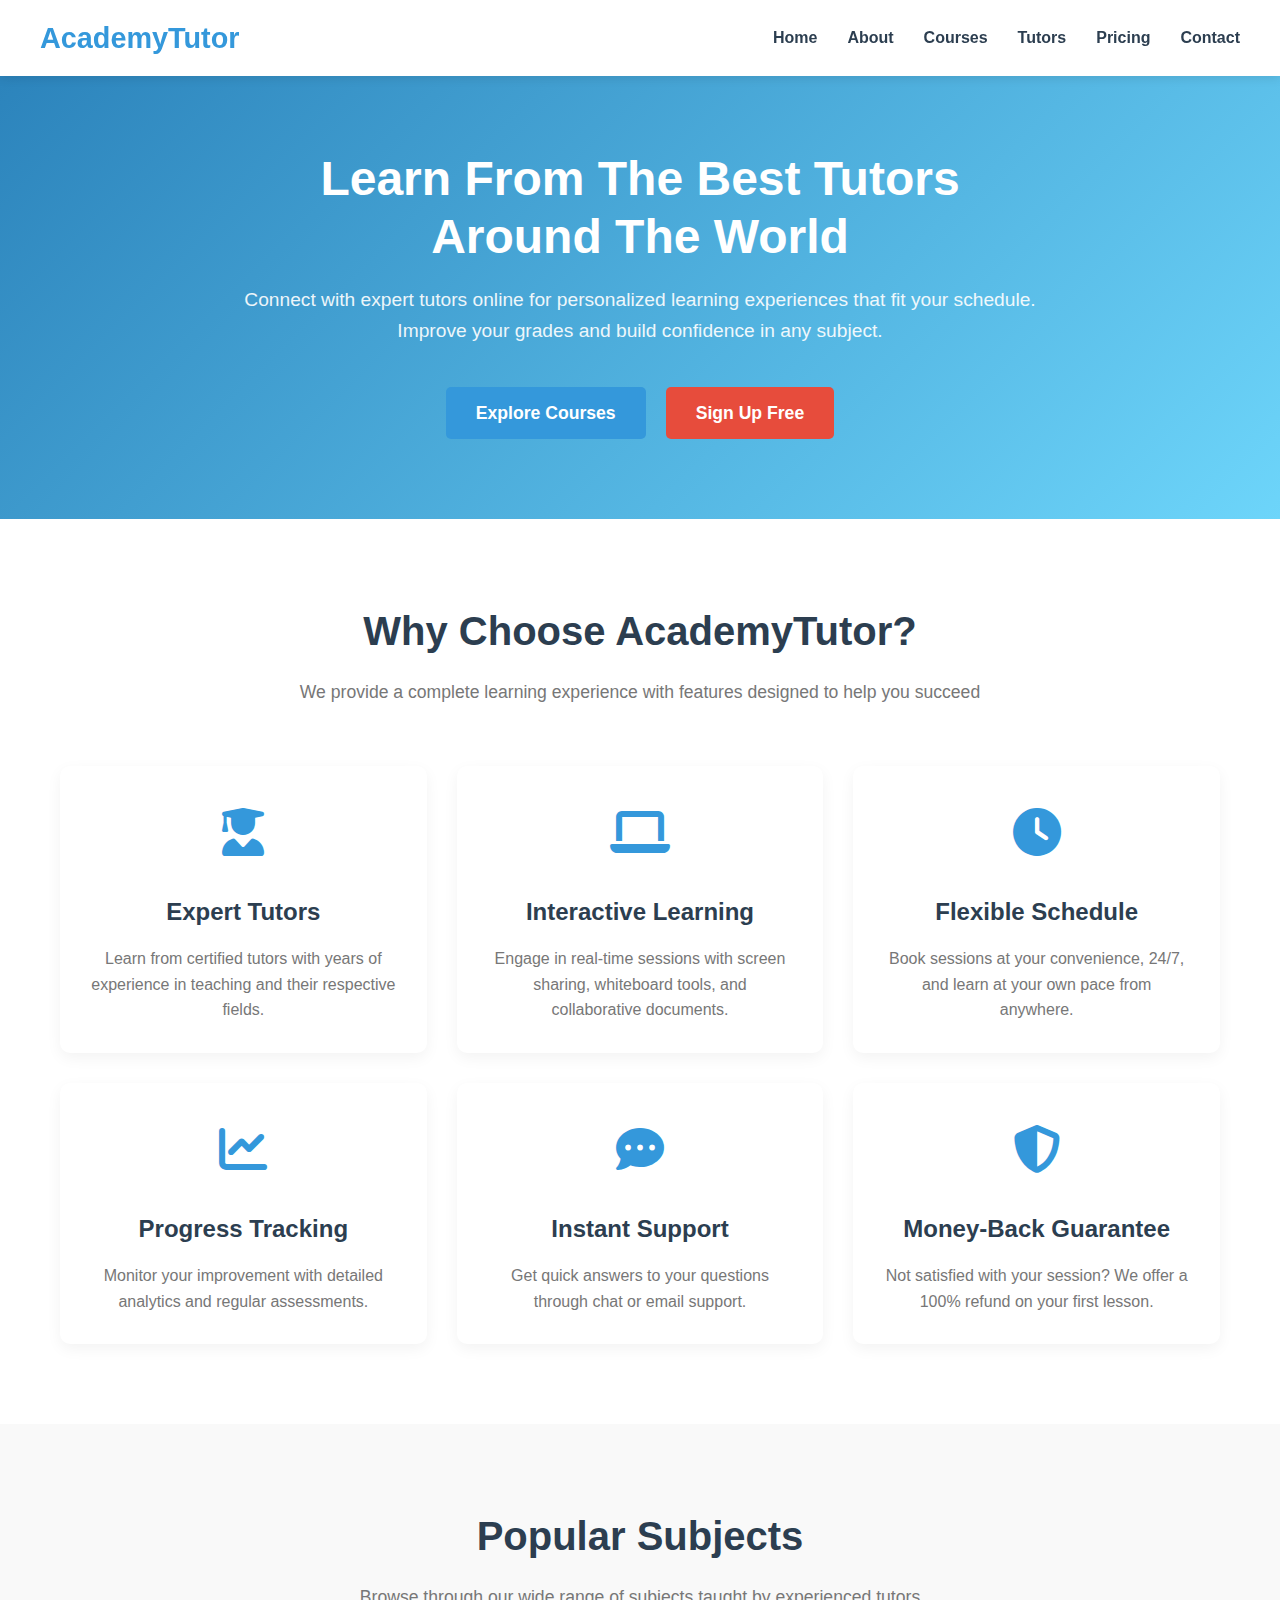
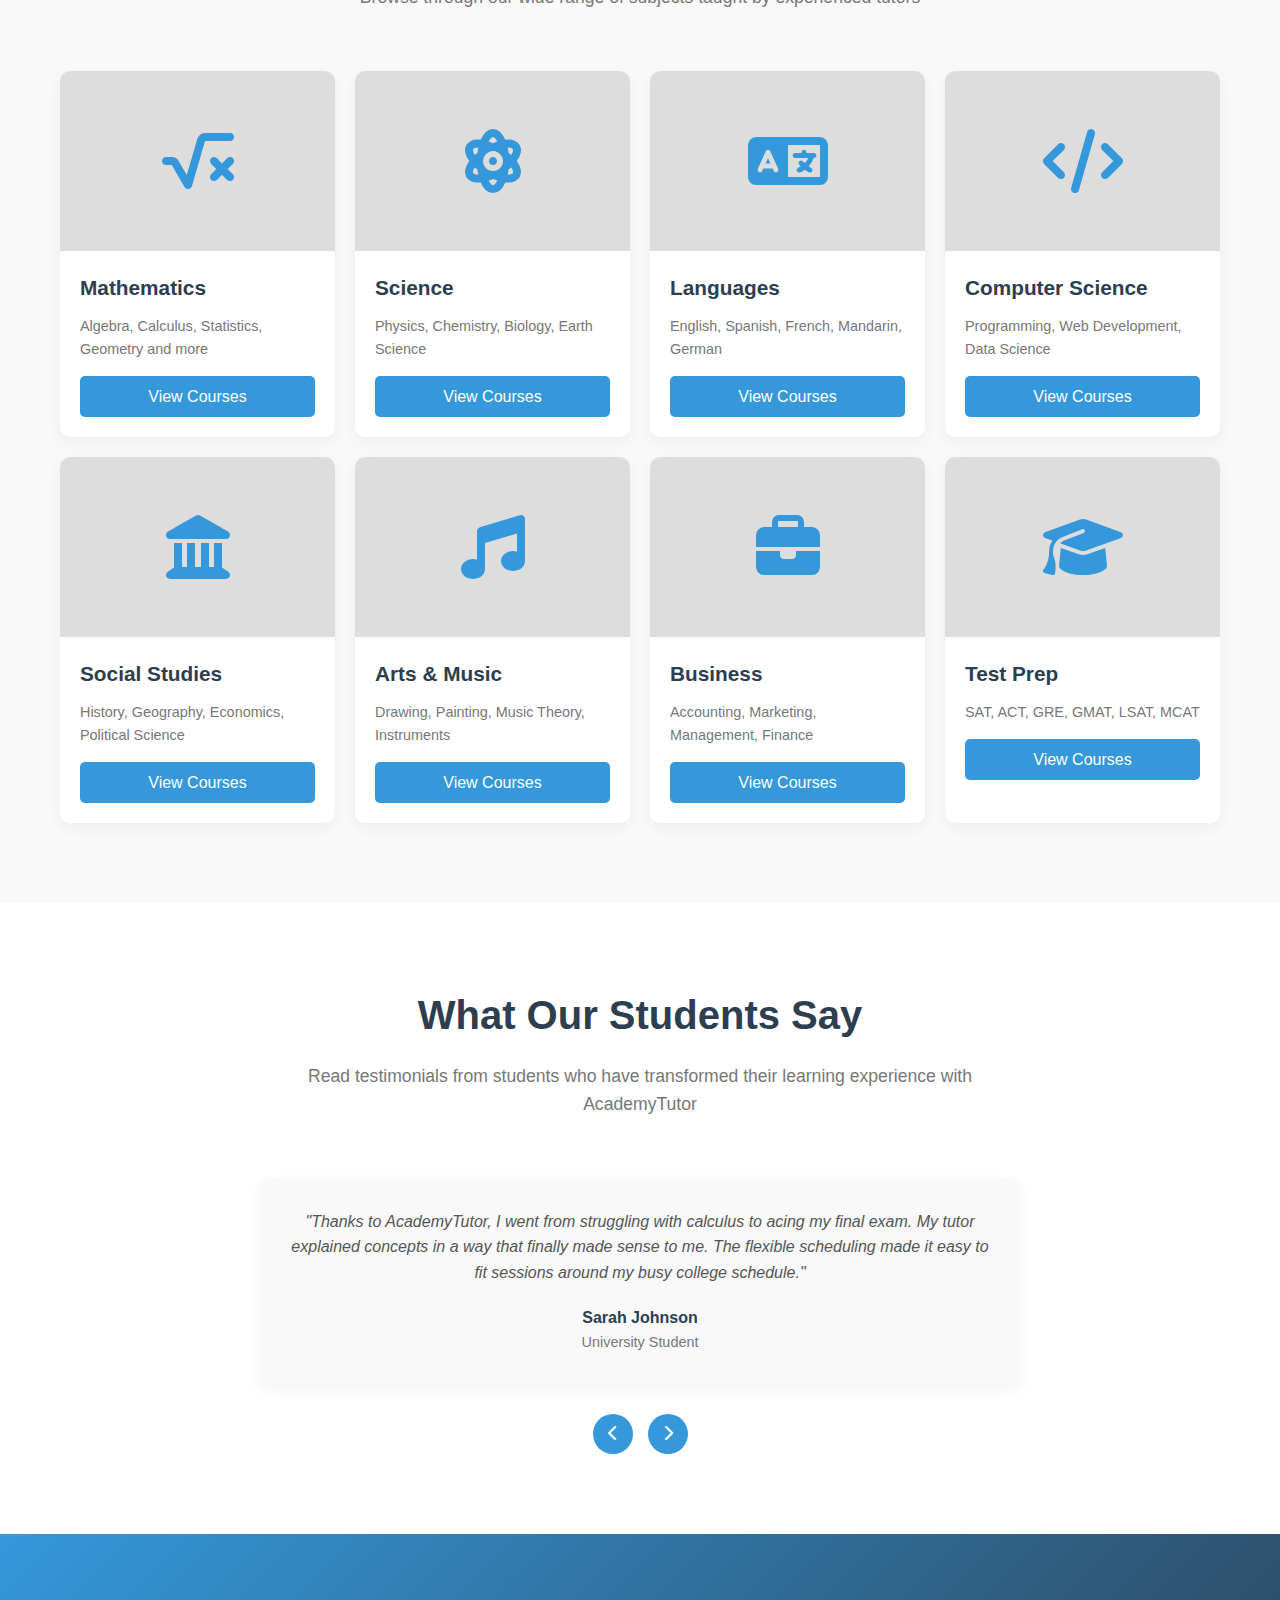
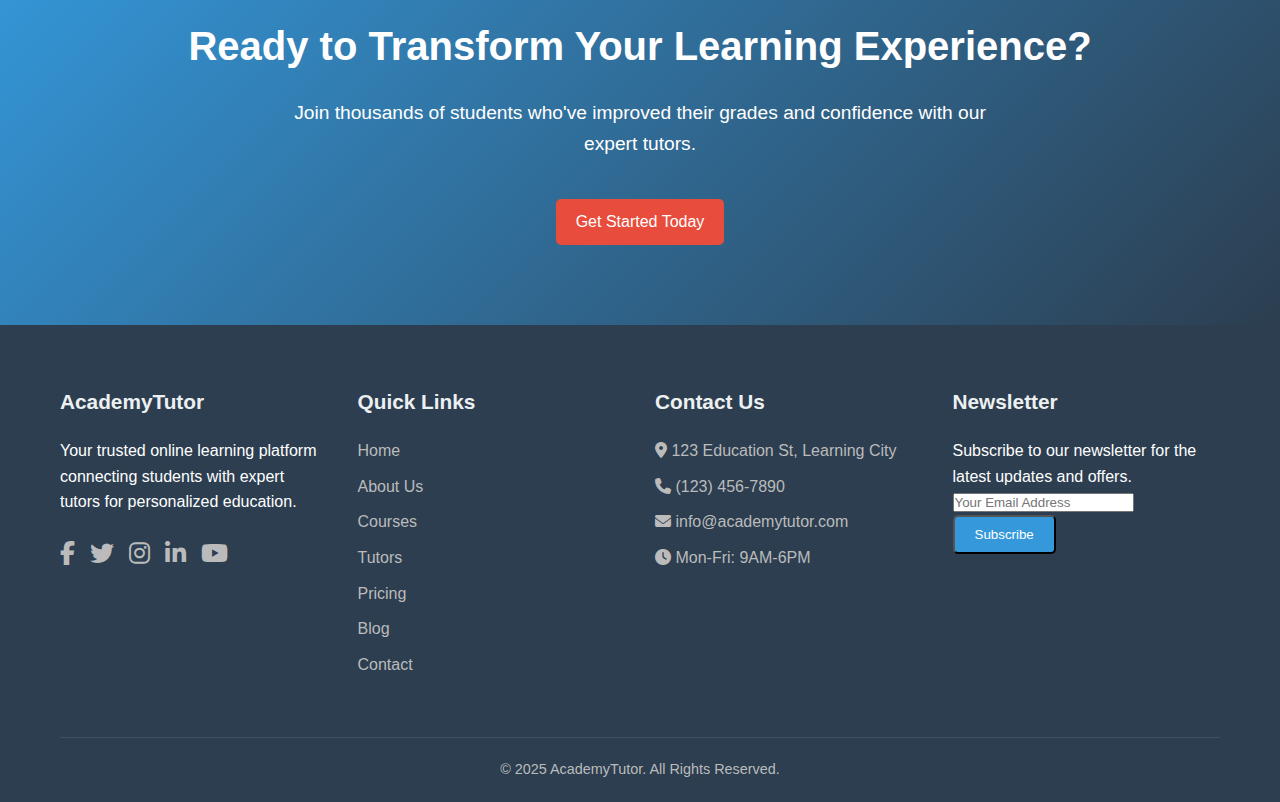
<file: index.html>
<!DOCTYPE html>
<html lang="en">
<head>
  <meta charset="UTF-8">
  <meta name="viewport" content="width=device-width, initial-scale=1.0">
  <title>AcademyTutor - Your Learning Partner</title>
  <link rel="stylesheet" href="https://cdnjs.cloudflare.com/ajax/libs/font-awesome/6.4.0/css/all.min.css">
  <style>
    /* CSS Reset */
    * {
      margin: 0;
      padding: 0;
      box-sizing: border-box;
    }
    
    /* Global Styles */
    :root {
      --primary-color: #3498db;
      --secondary-color: #2980b9;
      --accent-color: #e74c3c;
      --light-color: #ecf0f1;
      --dark-color: #2c3e50;
      --success-color: #27ae60;
      --warning-color: #f39c12;
      --font-main: 'Segoe UI', Tahoma, Geneva, Verdana, sans-serif;
    }
    
    body {
      font-family: var(--font-main);
      line-height: 1.6;
      color: var(--dark-color);
      background-color: #f9f9f9;
      overflow-x: hidden;
    }
    
    a {
      text-decoration: none;
      color: var(--primary-color);
      transition: color 0.3s ease;
    }
    
    a:hover {
      color: var(--secondary-color);
    }
    
    .container {
      width: 100%;
      max-width: 1200px;
      margin: 0 auto;
      padding: 0 20px;
    }
    
    .btn {
      display: inline-block;
      padding: 10px 20px;
      background-color: var(--primary-color);
      color: white;
      border-radius: 5px;
      text-align: center;
      transition: background-color 0.3s ease, transform 0.2s ease;
    }
    
    .btn:hover {
      background-color: var(--secondary-color);
      transform: translateY(-2px);
      color: white;
    }
    
    .btn-accent {
      background-color: var(--accent-color);
    }
    
    .btn-accent:hover {
      background-color: #c0392b;
    }
    
    /* Header Section */
    header {
      background-color: white;
      box-shadow: 0 2px 10px rgba(0,0,0,0.1);
      position: fixed;
      width: 100%;
      top: 0;
      z-index: 1000;
    }
    
    .header-container {
      display: flex;
      justify-content: space-between;
      align-items: center;
      padding: 15px 0;
    }
    
    .logo {
      display: flex;
      align-items: center;
    }
    
    .logo img {
      height: 40px;
      margin-right: 10px;
    }
    
    .logo h1 {
      font-size: 1.8rem;
      color: var(--primary-color);
      font-weight: 700;
    }
    
    nav ul {
      display: flex;
      list-style: none;
    }
    
    nav ul li {
      margin-left: 30px;
    }
    
    nav ul li a {
      color: var(--dark-color);
      font-weight: 600;
      position: relative;
    }
    
    nav ul li a:hover {
      color: var(--primary-color);
    }
    
    nav ul li a::after {
      content: '';
      position: absolute;
      width: 0;
      height: 2px;
      bottom: -5px;
      left: 0;
      background-color: var(--primary-color);
      transition: width 0.3s ease;
    }
    
    nav ul li a:hover::after {
      width: 100%;
    }
    
    .mobile-menu-btn {
      display: none;
      cursor: pointer;
      font-size: 1.5rem;
    }
    
    /* Hero Section */
    .hero {
      background: linear-gradient(135deg, #2980b9, #6dd5fa);
      color: white;
      padding: 150px 0 80px;
      text-align: center;
    }
    
    .hero-content {
      max-width: 800px;
      margin: 0 auto;
    }
    
    .hero h2 {
      font-size: 3rem;
      margin-bottom: 20px;
      line-height: 1.2;
    }
    
    .hero p {
      font-size: 1.2rem;
      margin-bottom: 30px;
      opacity: 0.9;
    }
    
    .hero-buttons {
      display: flex;
      justify-content: center;
      gap: 20px;
      margin-top: 40px;
    }
    
    .hero-buttons .btn {
      padding: 12px 30px;
      font-size: 1.1rem;
      font-weight: 600;
    }
    
    /* Features Section */
    .features {
      padding: 80px 0;
      background-color: white;
    }
    
    .section-header {
      text-align: center;
      margin-bottom: 60px;
    }
    
    .section-header h2 {
      font-size: 2.5rem;
      color: var(--dark-color);
      margin-bottom: 15px;
    }
    
    .section-header p {
      font-size: 1.1rem;
      color: #777;
      max-width: 700px;
      margin: 0 auto;
    }
    
    .features-grid {
      display: grid;
      grid-template-columns: repeat(3, 1fr);
      gap: 30px;
    }
    
    .feature-card {
      background-color: white;
      border-radius: 10px;
      padding: 30px;
      text-align: center;
      box-shadow: 0 5px 15px rgba(0,0,0,0.05);
      transition: transform 0.3s ease, box-shadow 0.3s ease;
    }
    
    .feature-card:hover {
      transform: translateY(-10px);
      box-shadow: 0 15px 30px rgba(0,0,0,0.1);
    }
    
    .feature-icon {
      font-size: 3rem;
      color: var(--primary-color);
      margin-bottom: 20px;
    }
    
    .feature-card h3 {
      font-size: 1.5rem;
      margin-bottom: 15px;
      color: var(--dark-color);
    }
    
    .feature-card p {
      color: #777;
    }
    
    /* Subjects Section */
    .subjects {
      padding: 80px 0;
      background-color: #f9f9f9;
    }
    
    .subjects-grid {
      display: grid;
      grid-template-columns: repeat(4, 1fr);
      gap: 20px;
    }
    
    .subject-card {
      background-color: white;
      border-radius: 10px;
      overflow: hidden;
      box-shadow: 0 5px 15px rgba(0,0,0,0.05);
      transition: transform 0.3s ease;
    }
    
    .subject-card:hover {
      transform: translateY(-5px);
    }
    
    .subject-img {
      height: 180px;
      background-color: #ddd;
      display: flex;
      align-items: center;
      justify-content: center;
      color: var(--primary-color);
      font-size: 4rem;
    }
    
    .subject-content {
      padding: 20px;
    }
    
    .subject-content h3 {
      font-size: 1.3rem;
      margin-bottom: 10px;
    }
    
    .subject-content p {
      color: #777;
      font-size: 0.9rem;
      margin-bottom: 15px;
    }
    
    .subject-card .btn {
      width: 100%;
      padding: 8px;
    }
    
    /* Testimonials Section */
    .testimonials {
      padding: 80px 0;
      background-color: white;
    }
    
    .testimonials-container {
      position: relative;
      max-width: 800px;
      margin: 0 auto;
    }
    
    .testimonial {
      background-color: #f9f9f9;
      border-radius: 10px;
      padding: 30px;
      margin: 20px;
      text-align: center;
      box-shadow: 0 5px 15px rgba(0,0,0,0.05);
    }
    
    .testimonial-content {
      font-style: italic;
      margin-bottom: 20px;
      color: #555;
    }
    
    .testimonial-author {
      font-weight: 600;
      color: var(--dark-color);
    }
    
    .testimonial-role {
      color: #777;
      font-size: 0.9rem;
    }
    
    .testimonial-controls {
      display: flex;
      justify-content: center;
      gap: 15px;
      margin-top: 30px;
    }
    
    .testimonial-controls button {
      background-color: var(--primary-color);
      color: white;
      border: none;
      width: 40px;
      height: 40px;
      border-radius: 50%;
      cursor: pointer;
      font-size: 1rem;
      transition: background-color 0.3s ease;
    }
    
    .testimonial-controls button:hover {
      background-color: var(--secondary-color);
    }
    
    /* Call to Action Section */
    .cta {
      padding: 80px 0;
      background: linear-gradient(135deg, #3498db, #2c3e50);
      color: white;
      text-align: center;
    }
    
    .cta h2 {
      font-size: 2.5rem;
      margin-bottom: 20px;
    }
    
    .cta p {
      font-size: 1.2rem;
      margin-bottom: 40px;
      max-width: 700px;
      margin-left: auto;
      margin-right: auto;
    }
    
    /* Footer */
    footer {
      background-color: var(--dark-color);
      color: white;
      padding: 60px 0 20px;
    }
    
    .footer-container {
      display: grid;
      grid-template-columns: repeat(4, 1fr);
      gap: 30px;
    }
    
    .footer-section h3 {
      font-size: 1.3rem;
      margin-bottom: 20px;
      color: var(--light-color);
    }
    
    .footer-links {
      list-style: none;
    }
    
    .footer-links li {
      margin-bottom: 10px;
    }
    
    .footer-links a {
      color: #bbb;
      transition: color 0.3s ease;
    }
    
    .footer-links a:hover {
      color: white;
    }
    
    .social-links {
      display: flex;
      gap: 15px;
      margin-top: 20px;
    }
    
    .social-links a {
      color: #bbb;
      font-size: 1.5rem;
      transition: color 0.3s ease;
    }
    
    .social-links a:hover {
      color: white;
    }
    
    .contact-info p {
      margin-bottom: 10px;
      color: #bbb;
    }
    
    .newsletter input {
      background-color: rgba(255,255,255,0.1);
      border: none;
      padding: 10px;
      width: 100%;
      margin-bottom: 10px;
      border-radius: 5px;
      color: white;
    }
    
    .copyright {
      text-align: center;
      margin-top: 50px;
      padding-top: 20px;
      border-top: 1px solid rgba(255,255,255,0.1);
      color: #bbb;
      font-size: 0.9rem;
    }
    
    /* Responsive Styles */
    @media (max-width: 992px) {
      .features-grid {
        grid-template-columns: repeat(2, 1fr);
      }
      
      .subjects-grid {
        grid-template-columns: repeat(3, 1fr);
      }
      
      .footer-container {
        grid-template-columns: repeat(2, 1fr);
      }
    }
    
    @media (max-width: 768px) {
      nav ul {
        display: none;
        position: absolute;
        top: 70px;
        left: 0;
        width: 100%;
        background-color: white;
        flex-direction: column;
        align-items: center;
        padding: 20px 0;
        box-shadow: 0 5px 10px rgba(0,0,0,0.1);
      }
      
      nav ul.show {
        display: flex;
      }
      
      nav ul li {
        margin: 10px 0;
      }
      
      .mobile-menu-btn {
        display: block;
      }
      
      .hero h2 {
        font-size: 2.5rem;
      }
      
      .hero-buttons {
        flex-direction: column;
        gap: 15px;
      }
      
      .hero-buttons .btn {
        width: 100%;
        max-width: 300px;
        margin: 0 auto;
      }
      
      .subjects-grid {
        grid-template-columns: repeat(2, 1fr);
      }
    }
    
    @media (max-width: 576px) {
      .features-grid,
      .subjects-grid,
      .footer-container {
        grid-template-columns: 1fr;
      }
      
      .section-header h2 {
        font-size: 2rem;
      }
      
      .hero h2 {
        font-size: 2rem;
      }
    }
  </style>
</head>
<body>
  <!-- Header Section -->
  <header>
    <div class="container header-container">
      <div class="logo">
        <h1>AcademyTutor</h1>
      </div>
      <nav>
        <ul id="navMenu">
          <li><a href="index.html" class="active">Home</a></li>
          <li><a href="about.html">About</a></li>
          <li><a href="courses.html">Courses</a></li>
          <li><a href="tutors.html">Tutors</a></li>
          <li><a href="pricing.html">Pricing</a></li>
          <li><a href="contact.html">Contact</a></li>
        </ul>
        <div class="mobile-menu-btn" id="mobileMenuBtn">
          <i class="fas fa-bars"></i>
        </div>
      </nav>
    </div>
  </header>

  <!-- Hero Section -->
  <section class="hero">
    <div class="container">
      <div class="hero-content">
        <h2>Learn From The Best Tutors Around The World</h2>
        <p>Connect with expert tutors online for personalized learning experiences that fit your schedule. Improve your grades and build confidence in any subject.</p>
        <div class="hero-buttons">
          <a href="courses.html" class="btn">Explore Courses</a>
          <a href="signup.html" class="btn btn-accent">Sign Up Free</a>
        </div>
      </div>
    </div>
  </section>

  <!-- Features Section -->
  <section class="features">
    <div class="container">
      <div class="section-header">
        <h2>Why Choose AcademyTutor?</h2>
        <p>We provide a complete learning experience with features designed to help you succeed</p>
      </div>
      <div class="features-grid">
        <div class="feature-card">
          <div class="feature-icon">
            <i class="fas fa-user-graduate"></i>
          </div>
          <h3>Expert Tutors</h3>
          <p>Learn from certified tutors with years of experience in teaching and their respective fields.</p>
        </div>
        <div class="feature-card">
          <div class="feature-icon">
            <i class="fas fa-laptop"></i>
          </div>
          <h3>Interactive Learning</h3>
          <p>Engage in real-time sessions with screen sharing, whiteboard tools, and collaborative documents.</p>
        </div>
        <div class="feature-card">
          <div class="feature-icon">
            <i class="fas fa-clock"></i>
          </div>
          <h3>Flexible Schedule</h3>
          <p>Book sessions at your convenience, 24/7, and learn at your own pace from anywhere.</p>
        </div>
        <div class="feature-card">
          <div class="feature-icon">
            <i class="fas fa-chart-line"></i>
          </div>
          <h3>Progress Tracking</h3>
          <p>Monitor your improvement with detailed analytics and regular assessments.</p>
        </div>
        <div class="feature-card">
          <div class="feature-icon">
            <i class="fas fa-comment-dots"></i>
          </div>
          <h3>Instant Support</h3>
          <p>Get quick answers to your questions through chat or email support.</p>
        </div>
        <div class="feature-card">
          <div class="feature-icon">
            <i class="fas fa-shield-alt"></i>
          </div>
          <h3>Money-Back Guarantee</h3>
          <p>Not satisfied with your session? We offer a 100% refund on your first lesson.</p>
        </div>
      </div>
    </div>
  </section>

  <!-- Subjects Section -->
  <section class="subjects">
    <div class="container">
      <div class="section-header">
        <h2>Popular Subjects</h2>
        <p>Browse through our wide range of subjects taught by experienced tutors</p>
      </div>
      <div class="subjects-grid">
        <div class="subject-card">
          <div class="subject-img">
            <i class="fas fa-square-root-alt"></i>
          </div>
          <div class="subject-content">
            <h3>Mathematics</h3>
            <p>Algebra, Calculus, Statistics, Geometry and more</p>
            <a href="courses.html#math" class="btn">View Courses</a>
          </div>
        </div>
        <div class="subject-card">
          <div class="subject-img">
            <i class="fas fa-atom"></i>
          </div>
          <div class="subject-content">
            <h3>Science</h3>
            <p>Physics, Chemistry, Biology, Earth Science</p>
            <a href="courses.html#science" class="btn">View Courses</a>
          </div>
        </div>
        <div class="subject-card">
          <div class="subject-img">
            <i class="fas fa-language"></i>
          </div>
          <div class="subject-content">
            <h3>Languages</h3>
            <p>English, Spanish, French, Mandarin, German</p>
            <a href="courses.html#languages" class="btn">View Courses</a>
          </div>
        </div>
        <div class="subject-card">
          <div class="subject-img">
            <i class="fas fa-code"></i>
          </div>
          <div class="subject-content">
            <h3>Computer Science</h3>
            <p>Programming, Web Development, Data Science</p>
            <a href="courses.html#cs" class="btn">View Courses</a>
          </div>
        </div>
        <div class="subject-card">
          <div class="subject-img">
            <i class="fas fa-landmark"></i>
          </div>
          <div class="subject-content">
            <h3>Social Studies</h3>
            <p>History, Geography, Economics, Political Science</p>
            <a href="courses.html#social" class="btn">View Courses</a>
          </div>
        </div>
        <div class="subject-card">
          <div class="subject-img">
            <i class="fas fa-music"></i>
          </div>
          <div class="subject-content">
            <h3>Arts & Music</h3>
            <p>Drawing, Painting, Music Theory, Instruments</p>
            <a href="courses.html#arts" class="btn">View Courses</a>
          </div>
        </div>
        <div class="subject-card">
          <div class="subject-img">
            <i class="fas fa-briefcase"></i>
          </div>
          <div class="subject-content">
            <h3>Business</h3>
            <p>Accounting, Marketing, Management, Finance</p>
            <a href="courses.html#business" class="btn">View Courses</a>
          </div>
        </div>
        <div class="subject-card">
          <div class="subject-img">
            <i class="fas fa-graduation-cap"></i>
          </div>
          <div class="subject-content">
            <h3>Test Prep</h3>
            <p>SAT, ACT, GRE, GMAT, LSAT, MCAT</p>
            <a href="courses.html#test-prep" class="btn">View Courses</a>
          </div>
        </div>
      </div>
    </div>
  </section>

  <!-- Testimonials Section -->
  <section class="testimonials">
    <div class="container">
      <div class="section-header">
        <h2>What Our Students Say</h2>
        <p>Read testimonials from students who have transformed their learning experience with AcademyTutor</p>
      </div>
      <div class="testimonials-container">
        <div class="testimonial" id="testimonial">
          <div class="testimonial-content">
            <p>"Thanks to AcademyTutor, I went from struggling with calculus to acing my final exam. My tutor explained concepts in a way that finally made sense to me. The flexible scheduling made it easy to fit sessions around my busy college schedule."</p>
          </div>
          <div class="testimonial-author">Sarah Johnson</div>
          <div class="testimonial-role">University Student</div>
        </div>
        <div class="testimonial-controls">
          <button id="prevTestimonial"><i class="fas fa-chevron-left"></i></button>
          <button id="nextTestimonial"><i class="fas fa-chevron-right"></i></button>
        </div>
      </div>
    </div>
  </section>

  <!-- Call to Action Section -->
  <section class="cta">
    <div class="container">
      <h2>Ready to Transform Your Learning Experience?</h2>
      <p>Join thousands of students who've improved their grades and confidence with our expert tutors.</p>
      <a href="signup.html" class="btn btn-accent">Get Started Today</a>
    </div>
  </section>

  <!-- Footer -->
  <footer>
    <div class="container">
      <div class="footer-container">
        <div class="footer-section">
          <h3>AcademyTutor</h3>
          <p>Your trusted online learning platform connecting students with expert tutors for personalized education.</p>
          <div class="social-links">
            <a href="#"><i class="fab fa-facebook-f"></i></a>
            <a href="#"><i class="fab fa-twitter"></i></a>
            <a href="#"><i class="fab fa-instagram"></i></a>
            <a href="#"><i class="fab fa-linkedin-in"></i></a>
            <a href="#"><i class="fab fa-youtube"></i></a>
          </div>
        </div>
        <div class="footer-section">
          <h3>Quick Links</h3>
          <ul class="footer-links">
            <li><a href="index.html">Home</a></li>
            <li><a href="about.html">About Us</a></li>
            <li><a href="courses.html">Courses</a></li>
            <li><a href="tutors.html">Tutors</a></li>
            <li><a href="pricing.html">Pricing</a></li>
            <li><a href="blog.html">Blog</a></li>
            <li><a href="contact.html">Contact</a></li>
          </ul>
        </div>
        <div class="footer-section">
          <h3>Contact Us</h3>
          <div class="contact-info">
            <p><i class="fas fa-map-marker-alt"></i> 123 Education St, Learning City</p>
            <p><i class="fas fa-phone"></i> (123) 456-7890</p>
            <p><i class="fas fa-envelope"></i> info@academytutor.com</p>
            <p><i class="fas fa-clock"></i> Mon-Fri: 9AM-6PM</p>
          </div>
        </div>
        <div class="footer-section">
          <h3>Newsletter</h3>
          <p>Subscribe to our newsletter for the latest updates and offers.</p>
          <form>
            <input type="email" placeholder="Your Email Address">
            <button type="submit" class="btn">Subscribe</button>
          </form>
        </div>
      </div>
      <div class="copyright">
        <p>&copy; 2025 AcademyTutor. All Rights Reserved.</p>
      </div>
    </div>
  </footer>

  <script>
    // Mobile Menu Toggle
    const mobileMenuBtn = document.getElementById('mobileMenuBtn');
    const navMenu = document.getElementById('navMenu');
    
    mobileMenuBtn.addEventListener('click', () => {
      navMenu.classList.toggle('show');
      mobileMenuBtn.innerHTML = navMenu.classList.contains('show') 
        ? '<i class="fas fa-times"></i>' 
        : '<i class="fas fa-bars"></i>';
    });
    
    // Testimonials Slider
    const testimonials = [
      {
        content: "Thanks to AcademyTutor, I went from struggling with calculus to acing my final exam. My tutor explained concepts in a way that finally made sense to me. The flexible scheduling made it easy to fit sessions around my busy college schedule.",
        author: "Sarah Johnson",
        role: "University Student"
      },
      {
        content: "As a working professional trying to learn a new language, AcademyTutor has been a game-changer. My Spanish tutor is excellent and the platform makes it so easy to schedule lessons around my work commitments.",
        author: "Michael Chen",
        role: "Marketing Director"
      },
      {
        content: "My son was falling behind in science class until we found AcademyTutor. His grades have improved drastically and his confidence has soared. The progress reports help us keep track of his improvement.",
        author: "Amanda Rodriguez",
        role: "Parent"
      },
      {
        content: "Preparing for my GMAT exam was daunting until I started sessions with my AcademyTutor instructor. The personalized study plan and practice tests made all the difference. I exceeded my target score!",
        author: "David Kim",
        role: "MBA Applicant"
      }
    ];
    
    let currentTestimonialIndex = 0;
    const testimonialElement = document.getElementById('testimonial');
    const prevTestimonial = document.getElementById('prevTestimonial');
    const nextTestimonial = document.getElementById('nextTestimonial');
    
    function updateTestimonial() {
      const current = testimonials[currentTestimonialIndex];
      testimonialElement.innerHTML = `
        <div class="testimonial-content">
          <p>"${current.content}"</p>
        </div>
        <div class="testimonial-author">${current.author}</div>
        <div class="testimonial-role">${current.role}</div>
      `;
    }
    
    prevTestimonial.addEventListener('click', () => {
      currentTestimonialIndex = (currentTestimonialIndex === 0) 
        ? testimonials.length - 1 
        : currentTestimonialIndex - 1;
      updateTestimonial();
    });
    
    nextTestimonial.addEventListener('click', () => {
      currentTestimonialIndex = (currentTestimonialIndex === testimonials.length - 1) 
        ? 0 
        : currentTestimonialIndex + 1;
      updateTestimonial();
    });
    
    // Auto slider for testimonials
    setInterval(() => {
      currentTestimonialIndex = (currentTestimonialIndex === testimonials.length - 1) 
        ? 0 
        : currentTestimonialIndex + 1;
      updateTestimonial();
    }, 8000);
  </script>
</body>
</html>
</file>
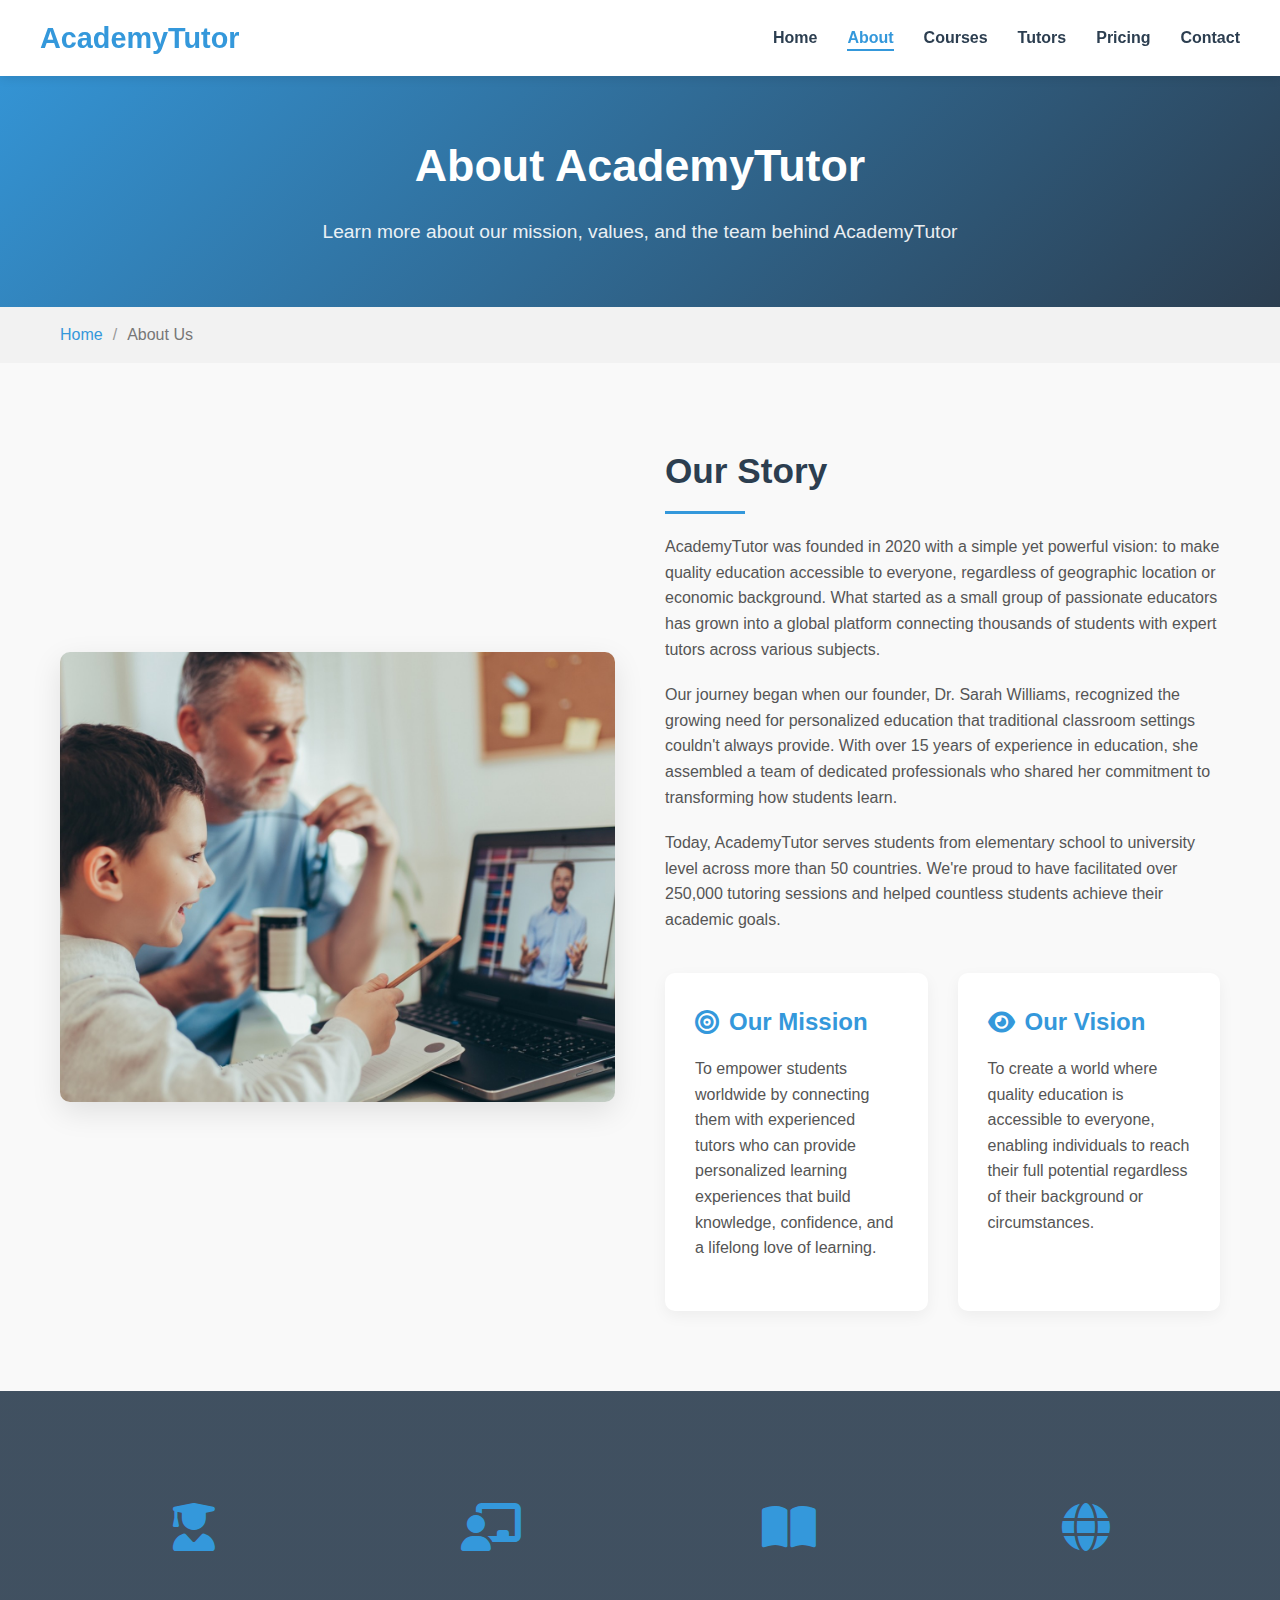
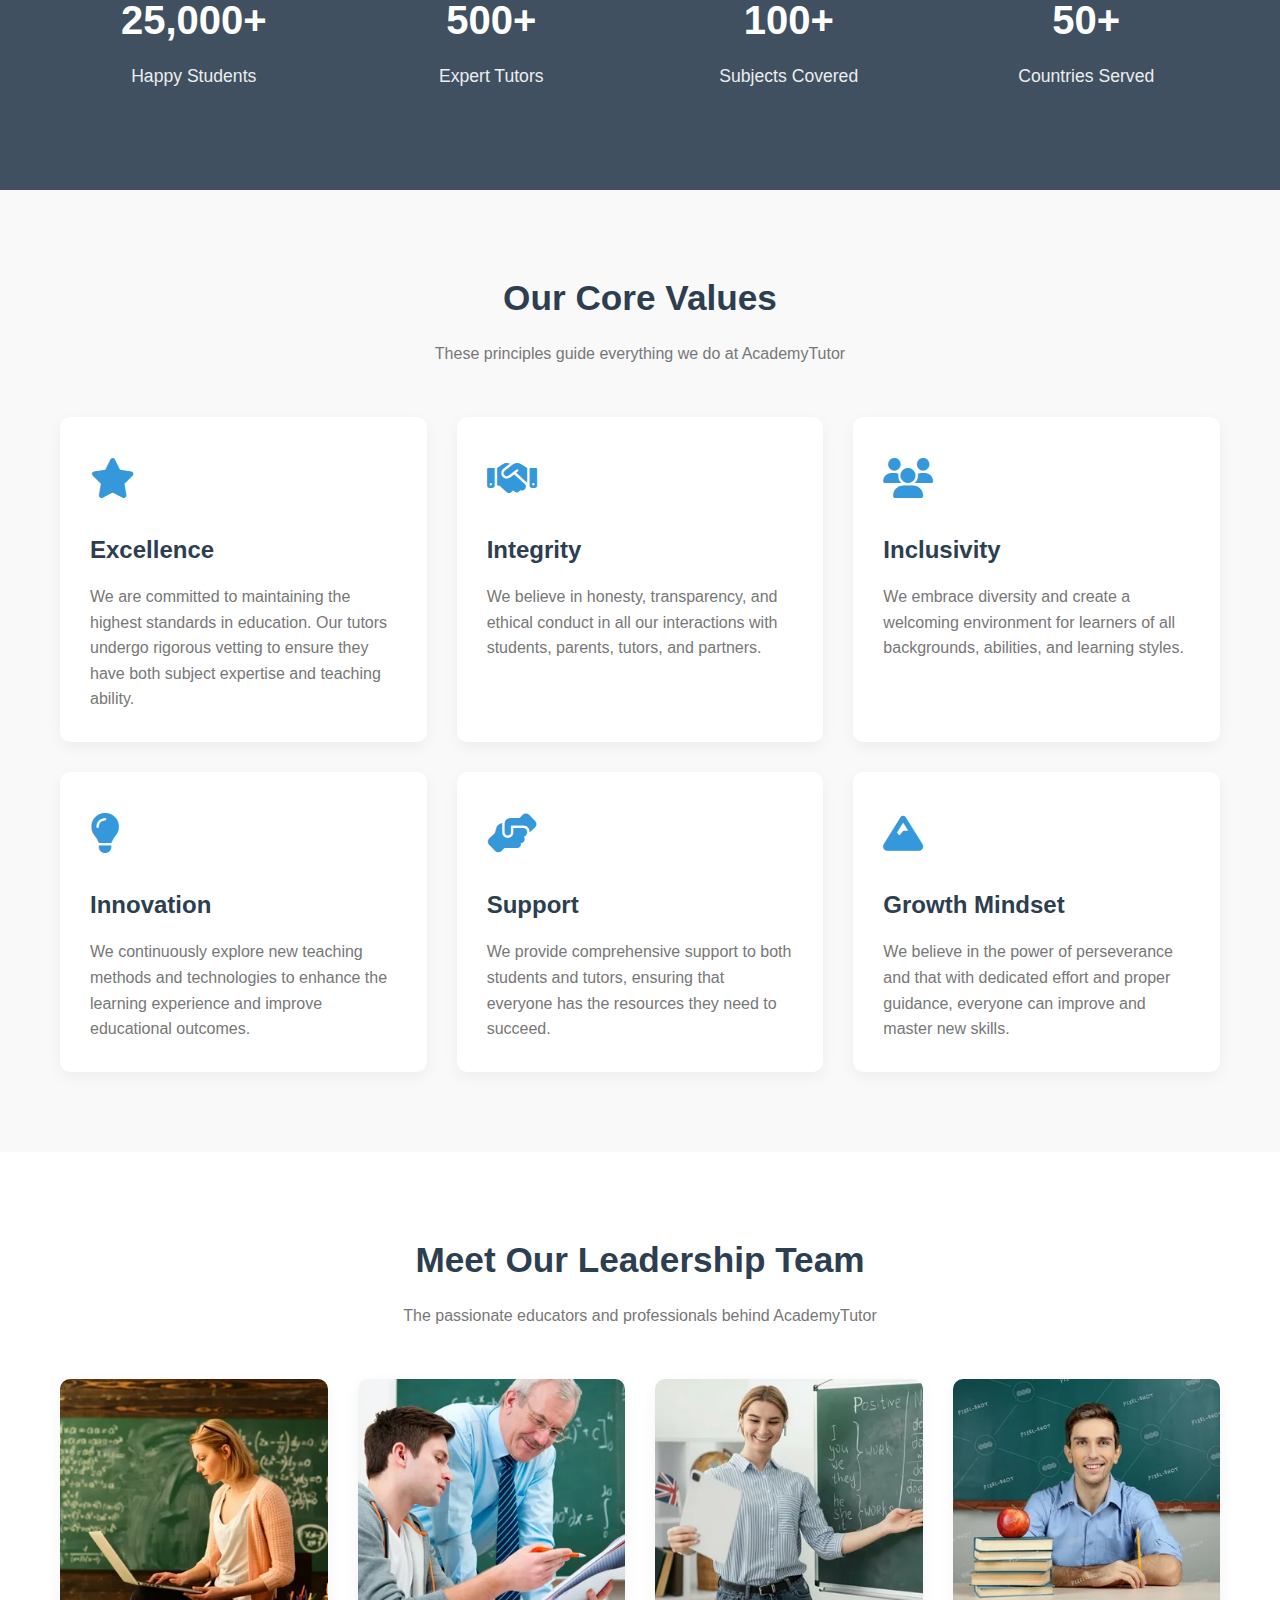
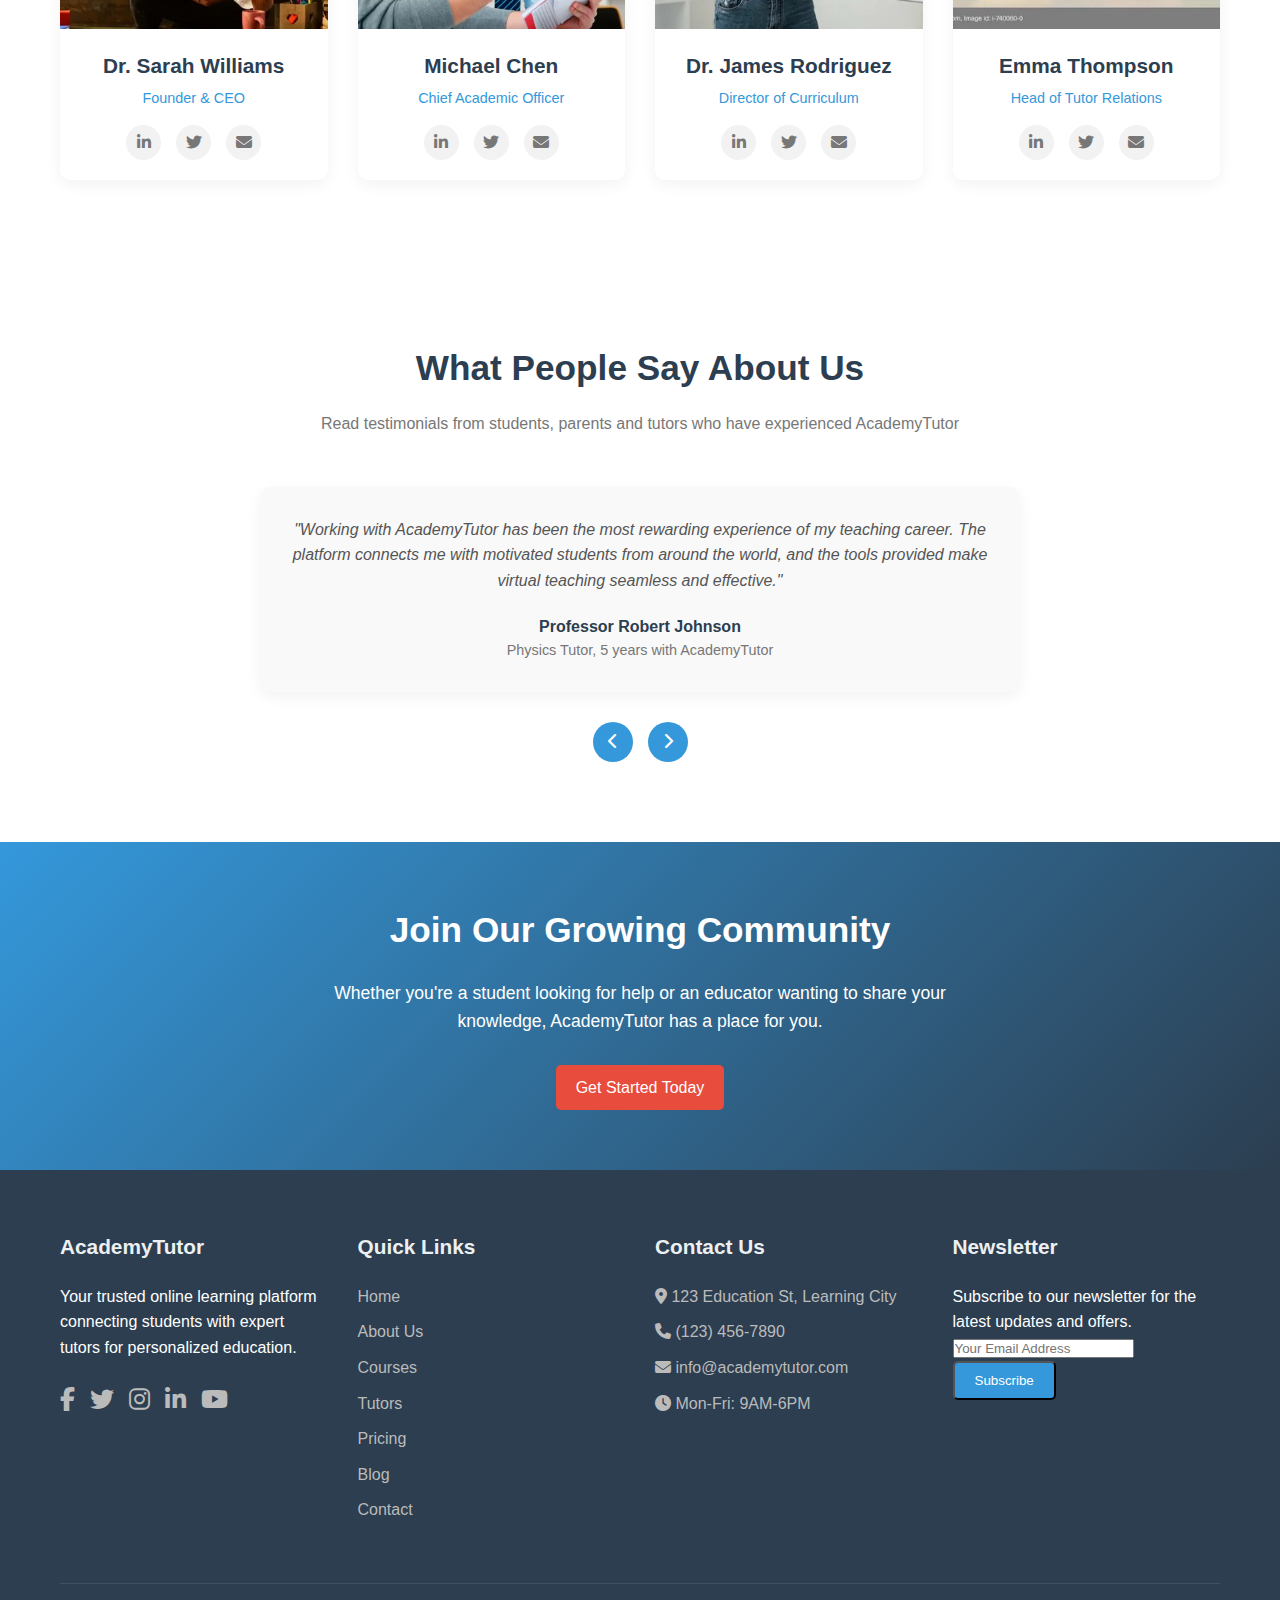
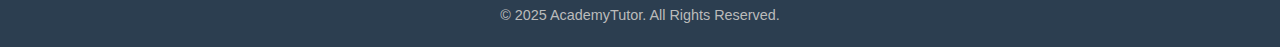
<file: about.html>
<!DOCTYPE html>
<html lang="en">
<head>
  <meta charset="UTF-8">
  <meta name="viewport" content="width=device-width, initial-scale=1.0">
  <title>About Us - AcademyTutor</title>
  <link rel="stylesheet" href="https://cdnjs.cloudflare.com/ajax/libs/font-awesome/6.4.0/css/all.min.css">
  <style>
    /* CSS Reset */
    * {
      margin: 0;
      padding: 0;
      box-sizing: border-box;
    }
    
    /* Global Styles */
    :root {
      --primary-color: #3498db;
      --secondary-color: #2980b9;
      --accent-color: #e74c3c;
      --light-color: #ecf0f1;
      --dark-color: #2c3e50;
      --success-color: #27ae60;
      --warning-color: #f39c12;
      --font-main: 'Segoe UI', Tahoma, Geneva, Verdana, sans-serif;
    }
    
    body {
      font-family: var(--font-main);
      line-height: 1.6;
      color: var(--dark-color);
      background-color: #f9f9f9;
      overflow-x: hidden;
    }
    
    a {
      text-decoration: none;
      color: var(--primary-color);
      transition: color 0.3s ease;
    }
    
    a:hover {
      color: var(--secondary-color);
    }
    
    .container {
      width: 100%;
      max-width: 1200px;
      margin: 0 auto;
      padding: 0 20px;
    }
    
    .btn {
      display: inline-block;
      padding: 10px 20px;
      background-color: var(--primary-color);
      color: white;
      border-radius: 5px;
      text-align: center;
      transition: background-color 0.3s ease, transform 0.2s ease;
    }
    
    .btn:hover {
      background-color: var(--secondary-color);
      transform: translateY(-2px);
      color: white;
    }
    
    .btn-accent {
      background-color: var(--accent-color);
    }
    
    .btn-accent:hover {
      background-color: #c0392b;
    }
    
    /* Header Section */
    header {
      background-color: white;
      box-shadow: 0 2px 10px rgba(0,0,0,0.1);
      position: fixed;
      width: 100%;
      top: 0;
      z-index: 1000;
    }
    
    .header-container {
      display: flex;
      justify-content: space-between;
      align-items: center;
      padding: 15px 0;
    }
    
    .logo {
      display: flex;
      align-items: center;
    }
    
    .logo h1 {
      font-size: 1.8rem;
      color: var(--primary-color);
      font-weight: 700;
    }
    
    nav ul {
      display: flex;
      list-style: none;
    }
    
    nav ul li {
      margin-left: 30px;
    }
    
    nav ul li a {
      color: var(--dark-color);
      font-weight: 600;
      position: relative;
    }
    
    nav ul li a:hover, nav ul li a.active {
      color: var(--primary-color);
    }
    
    nav ul li a::after {
      content: '';
      position: absolute;
      width: 0;
      height: 2px;
      bottom: -5px;
      left: 0;
      background-color: var(--primary-color);
      transition: width 0.3s ease;
    }
    
    nav ul li a:hover::after, nav ul li a.active::after {
      width: 100%;
    }
    
    .mobile-menu-btn {
      display: none;
      cursor: pointer;
      font-size: 1.5rem;
    }
    
    /* Page Header */
    .page-header {
      background: linear-gradient(135deg, #3498db, #2c3e50);
      color: white;
      padding: 130px 0 60px;
      text-align: center;
    }
    
    .page-header h1 {
      font-size: 2.8rem;
      margin-bottom: 15px;
    }
    
    .page-header p {
      font-size: 1.2rem;
      max-width: 700px;
      margin: 0 auto;
      opacity: 0.9;
    }
    
    /* Breadcrumb */
    .breadcrumb {
      background-color: #f2f2f2;
      padding: 15px 0;
    }
    
    .breadcrumb ul {
      list-style: none;
      display: flex;
    }
    
    .breadcrumb ul li {
      margin-right: 10px;
      display: flex;
      align-items: center;
    }
    
    .breadcrumb ul li:after {
      content: '/';
      margin-left: 10px;
      color: #999;
    }
    
    .breadcrumb ul li:last-child:after {
      display: none;
    }
    
    .breadcrumb ul li a {
      color: var(--primary-color);
    }
    
    .breadcrumb ul li.active {
      color: #777;
    }
    
    /* About Section */
    .about-section {
      padding: 80px 0;
    }
    
    .about-content {
      display: grid;
      grid-template-columns: 1fr 1fr;
      gap: 50px;
      align-items: center;
    }
    
    .about-image {
      position: relative;
      height: 450px;
      overflow: hidden;
      border-radius: 10px;
      box-shadow: 0 10px 30px rgba(0,0,0,0.1);
    }
    
    .about-image img {
      width: 100%;
      height: 100%;
      object-fit: cover;
    }
    
    .about-text h2 {
      font-size: 2.2rem;
      color: var(--dark-color);
      margin-bottom: 20px;
      position: relative;
      padding-bottom: 15px;
    }
    
    .about-text h2:after {
      content: '';
      position: absolute;
      bottom: 0;
      left: 0;
      width: 80px;
      height: 3px;
      background-color: var(--primary-color);
    }
    
    .about-text p {
      margin-bottom: 20px;
      color: #555;
    }
    
    .mission-vision {
      margin-top: 40px;
      display: grid;
      grid-template-columns: 1fr 1fr;
      gap: 30px;
    }
    
    .mission-box, .vision-box {
      background-color: white;
      padding: 30px;
      border-radius: 10px;
      box-shadow: 0 5px 15px rgba(0,0,0,0.05);
    }
    
    .mission-box h3, .vision-box h3 {
      font-size: 1.5rem;
      margin-bottom: 15px;
      color: var(--primary-color);
      display: flex;
      align-items: center;
    }
    
    .mission-box h3 i, .vision-box h3 i {
      margin-right: 10px;
    }
    
    /* Counter Section */
    .counter-section {
      background: linear-gradient(rgba(44, 62, 80, 0.9), rgba(44, 62, 80, 0.9)), url('https://via.placeholder.com/1920x600') center/cover no-repeat;
      padding: 80px 0;
      color: white;
      text-align: center;
    }
    
    .counter-grid {
      display: grid;
      grid-template-columns: repeat(4, 1fr);
      gap: 30px;
    }
    
    .counter-box {
      padding: 20px;
    }
    
    .counter-icon {
      font-size: 3rem;
      margin-bottom: 20px;
      color: var(--primary-color);
    }
    
    .counter {
      font-size: 2.5rem;
      font-weight: 700;
      margin-bottom: 10px;
    }
    
    .counter-title {
      font-size: 1.1rem;
      opacity: 0.9;
    }
    
    /* Our Team Section */
    .team-section {
      padding: 80px 0;
      background-color: white;
    }
    
    .section-title {
      text-align: center;
      margin-bottom: 50px;
    }
    
    .section-title h2 {
      font-size: 2.2rem;
      color: var(--dark-color);
      margin-bottom: 15px;
    }
    
    .section-title p {
      max-width: 700px;
      margin: 0 auto;
      color: #777;
    }
    
    .team-grid {
      display: grid;
      grid-template-columns: repeat(4, 1fr);
      gap: 30px;
    }
    
    .team-card {
      background-color: white;
      border-radius: 10px;
      overflow: hidden;
      box-shadow: 0 5px 15px rgba(0,0,0,0.05);
      transition: transform 0.3s ease;
    }
    
    .team-card:hover {
      transform: translateY(-10px);
    }
    
    .team-image {
      height: 250px;
      overflow: hidden;
    }
    
    .team-image img {
      width: 100%;
      height: 100%;
      object-fit: cover;
      transition: transform 0.5s ease;
    }
    
    .team-card:hover .team-image img {
      transform: scale(1.1);
    }
    
    .team-content {
      padding: 20px;
      text-align: center;
    }
    
    .team-name {
      font-size: 1.3rem;
      margin-bottom: 5px;
    }
    
    .team-role {
      color: var(--primary-color);
      font-size: 0.9rem;
      margin-bottom: 15px;
    }
    
    .team-social {
      display: flex;
      justify-content: center;
      gap: 15px;
    }
    
    .team-social a {
      display: inline-flex;
      align-items: center;
      justify-content: center;
      width: 35px;
      height: 35px;
      background-color: #f2f2f2;
      border-radius: 50%;
      color: #777;
      transition: background-color 0.3s ease, color 0.3s ease;
    }
    
    .team-social a:hover {
      background-color: var(--primary-color);
      color: white;
    }
    
    /* Values Section */
    .values-section {
      padding: 80px 0;
      background-color: #f9f9f9;
    }
    
    .values-grid {
      display: grid;
      grid-template-columns: repeat(3, 1fr);
      gap: 30px;
    }
    
    .value-card {
      background-color: white;
      padding: 30px;
      border-radius: 10px;
      box-shadow: 0 5px 15px rgba(0,0,0,0.05);
      transition: transform 0.3s ease;
    }
    
    .value-card:hover {
      transform: translateY(-10px);
    }
    
    .value-icon {
      font-size: 2.5rem;
      color: var(--primary-color);
      margin-bottom: 20px;
    }
    
    .value-card h3 {
      font-size: 1.5rem;
      margin-bottom: 15px;
    }
    
    .value-card p {
      color: #777;
    }
    
    /* Testimonials Section */
    .testimonials {
      padding: 80px 0;
      background-color: white;
    }
    
    .testimonials-container {
      position: relative;
      max-width: 800px;
      margin: 0 auto;
    }
    
    .testimonial {
      background-color: #f9f9f9;
      border-radius: 10px;
      padding: 30px;
      margin: 20px;
      text-align: center;
      box-shadow: 0 5px 15px rgba(0,0,0,0.05);
    }
    
    .testimonial-content {
      font-style: italic;
      margin-bottom: 20px;
      color: #555;
    }
    
    .testimonial-author {
      font-weight: 600;
      color: var(--dark-color);
    }
    
    .testimonial-role {
      color: #777;
      font-size: 0.9rem;
    }
    
    .testimonial-controls {
      display: flex;
      justify-content: center;
      gap: 15px;
      margin-top: 30px;
    }
    
    .testimonial-controls button {
      background-color: var(--primary-color);
      color: white;
      border: none;
      width: 40px;
      height: 40px;
      border-radius: 50%;
      cursor: pointer;
      font-size: 1rem;
      transition: background-color 0.3s ease;
    }
    
    .testimonial-controls button:hover {
      background-color: var(--secondary-color);
    }
    
    /* Call to Action */
    .cta {
      background: linear-gradient(135deg, #3498db, #2c3e50);
      color: white;
      text-align: center;
      padding: 60px 0;
    }
    
    .cta h2 {
      font-size: 2.2rem;
      margin-bottom: 20px;
    }
    
    .cta p {
      max-width: 700px;
      margin: 0 auto 30px;
      font-size: 1.1rem;
    }
    
    /* Footer */
    footer {
      background-color: var(--dark-color);
      color: white;
      padding: 60px 0 20px;
    }
    
    .footer-container {
      display: grid;
      grid-template-columns: repeat(4, 1fr);
      gap: 30px;
    }
    
    .footer-section h3 {
      font-size: 1.3rem;
      margin-bottom: 20px;
      color: var(--light-color);
    }
    
    .footer-links {
      list-style: none;
    }
    
    .footer-links li {
      margin-bottom: 10px;
    }
    
    .footer-links a {
      color: #bbb;
      transition: color 0.3s ease;
    }
    
    .footer-links a:hover {
      color: white;
    }
    
    .social-links {
      display: flex;
      gap: 15px;
      margin-top: 20px;
    }
    
    .social-links a {
      color: #bbb;
      font-size: 1.5rem;
      transition: color 0.3s ease;
    }
    
    .social-links a:hover {
      color: white;
    }
    
    .contact-info p {
      margin-bottom: 10px;
      color: #bbb;
    }
    
    .newsletter input {
      background-color: rgba(255,255,255,0.1);
      border: none;
      padding: 10px;
      width: 100%;
      margin-bottom: 10px;
      border-radius: 5px;
      color: white;
    }
    
    .copyright {
      text-align: center;
      margin-top: 50px;
      padding-top: 20px;
      border-top: 1px solid rgba(255,255,255,0.1);
      color: #bbb;
      font-size: 0.9rem;
    }
    
    /* Responsive Styles */
    @media (max-width: 992px) {
      .about-content {
        grid-template-columns: 1fr;
      }
      
      .mission-vision {
        grid-template-columns: 1fr;
      }
      
      .counter-grid {
        grid-template-columns: repeat(2, 1fr);
      }
      
      .team-grid {
        grid-template-columns: repeat(2, 1fr);
      }
      
      .values-grid {
        grid-template-columns: repeat(2, 1fr);
      }
      
      .footer-container {
        grid-template-columns: repeat(2, 1fr);
      }
    }
    
    @media (max-width: 768px) {
      nav ul {
        display: none;
        position: absolute;
        top: 70px;
        left: 0;
        width: 100%;
        background-color: white;
        flex-direction: column;
        align-items: center;
        padding: 20px 0;
        box-shadow: 0 5px 10px rgba(0,0,0,0.1);
      }
      
      nav ul.show {
        display: flex;
      }
      
      nav ul li {
        margin: 10px 0;
      }
      
      .mobile-menu-btn {
        display: block;
      }
      
      .page-header h1 {
        font-size: 2.2rem;
      }
    }
    
    @media (max-width: 576px) {
      .counter-grid {
        grid-template-columns: 1fr;
      }
      
      .team-grid {
        grid-template-columns: 1fr;
      }
      
      .values-grid {
        grid-template-columns: 1fr;
      }
      
      .footer-container {
        grid-template-columns: 1fr;
      }
    }
  </style>
</head>
<body>
  <!-- Header Section -->
  <header>
    <div class="container header-container">
      <div class="logo">
        <h1>AcademyTutor</h1>
      </div>
      <nav>
        <ul id="navMenu">
          <li><a href="index.html">Home</a></li>
          <li><a href="about.html" class="active">About</a></li>
          <li><a href="courses.html">Courses</a></li>
          <li><a href="tutors.html">Tutors</a></li>
          <li><a href="pricing.html">Pricing</a></li>
          <li><a href="contact.html">Contact</a></li>
        </ul>
        <div class="mobile-menu-btn" id="mobileMenuBtn">
          <i class="fas fa-bars"></i>
        </div>
      </nav>
    </div>
  </header>

  <!-- Page Header -->
  <section class="page-header">
    <div class="container">
      <h1>About AcademyTutor</h1>
      <p>Learn more about our mission, values, and the team behind AcademyTutor</p>
    </div>
  </section>

  <!-- Breadcrumb -->
  <div class="breadcrumb">
    <div class="container">
      <ul>
        <li><a href="index.html">Home</a></li>
        <li class="active">About Us</li>
      </ul>
    </div>
  </div>

  <!-- About Section -->
  <section class="about-section">
    <div class="container">
      <div class="about-content">
        <div class="about-image">
          <img src="images/img1.jpg" alt="About AcademyTutor">
        </div>
        <div class="about-text">
          <h2>Our Story</h2>
          <p>AcademyTutor was founded in 2020 with a simple yet powerful vision: to make quality education accessible to everyone, regardless of geographic location or economic background. What started as a small group of passionate educators has grown into a global platform connecting thousands of students with expert tutors across various subjects.</p>
          <p>Our journey began when our founder, Dr. Sarah Williams, recognized the growing need for personalized education that traditional classroom settings couldn't always provide. With over 15 years of experience in education, she assembled a team of dedicated professionals who shared her commitment to transforming how students learn.</p>
          <p>Today, AcademyTutor serves students from elementary school to university level across more than 50 countries. We're proud to have facilitated over 250,000 tutoring sessions and helped countless students achieve their academic goals.</p>
          
          <div class="mission-vision">
            <div class="mission-box">
              <h3><i class="fas fa-bullseye"></i> Our Mission</h3>
              <p>To empower students worldwide by connecting them with experienced tutors who can provide personalized learning experiences that build knowledge, confidence, and a lifelong love of learning.</p>
            </div>
            <div class="vision-box">
              <h3><i class="fas fa-eye"></i> Our Vision</h3>
              <p>To create a world where quality education is accessible to everyone, enabling individuals to reach their full potential regardless of their background or circumstances.</p>
            </div>
          </div>
        </div>
      </div>
    </div>
  </section>

  <!-- Counter Section -->
  <section class="counter-section">
    <div class="container">
      <div class="counter-grid">
        <div class="counter-box">
          <div class="counter-icon">
            <i class="fas fa-user-graduate"></i>
          </div>
          <div class="counter" data-count="25000">25,000+</div>
          <div class="counter-title">Happy Students</div>
        </div>
        <div class="counter-box">
          <div class="counter-icon">
            <i class="fas fa-chalkboard-teacher"></i>
          </div>
          <div class="counter" data-count="500">500+</div>
          <div class="counter-title">Expert Tutors</div>
        </div>
        <div class="counter-box">
          <div class="counter-icon">
            <i class="fas fa-book-open"></i>
          </div>
          <div class="counter" data-count="100">100+</div>
          <div class="counter-title">Subjects Covered</div>
        </div>
        <div class="counter-box">
          <div class="counter-icon">
            <i class="fas fa-globe"></i>
          </div>
          <div class="counter" data-count="50">50+</div>
          <div class="counter-title">Countries Served</div>
        </div>
      </div>
    </div>
  </section>

  <!-- Our Values Section -->
  <section class="values-section">
    <div class="container">
      <div class="section-title">
        <h2>Our Core Values</h2>
        <p>These principles guide everything we do at AcademyTutor</p>
      </div>
      <div class="values-grid">
        <div class="value-card">
          <div class="value-icon">
            <i class="fas fa-star"></i>
          </div>
          <h3>Excellence</h3>
          <p>We are committed to maintaining the highest standards in education. Our tutors undergo rigorous vetting to ensure they have both subject expertise and teaching ability.</p>
        </div>
        <div class="value-card">
          <div class="value-icon">
            <i class="fas fa-handshake"></i>
          </div>
          <h3>Integrity</h3>
          <p>We believe in honesty, transparency, and ethical conduct in all our interactions with students, parents, tutors, and partners.</p>
        </div>
        <div class="value-card">
          <div class="value-icon">
            <i class="fas fa-users"></i>
          </div>
          <h3>Inclusivity</h3>
          <p>We embrace diversity and create a welcoming environment for learners of all backgrounds, abilities, and learning styles.</p>
        </div>
        <div class="value-card">
          <div class="value-icon">
            <i class="fas fa-lightbulb"></i>
          </div>
          <h3>Innovation</h3>
          <p>We continuously explore new teaching methods and technologies to enhance the learning experience and improve educational outcomes.</p>
        </div>
        <div class="value-card">
          <div class="value-icon">
            <i class="fas fa-hands-helping"></i>
          </div>
          <h3>Support</h3>
          <p>We provide comprehensive support to both students and tutors, ensuring that everyone has the resources they need to succeed.</p>
        </div>
        <div class="value-card">
          <div class="value-icon">
            <i class="fas fa-mountain"></i>
          </div>
          <h3>Growth Mindset</h3>
          <p>We believe in the power of perseverance and that with dedicated effort and proper guidance, everyone can improve and master new skills.</p>
        </div>
      </div>
    </div>
  </section>

  <!-- Our Team Section -->
  <section class="team-section">
    <div class="container">
      <div class="section-title">
        <h2>Meet Our Leadership Team</h2>
        <p>The passionate educators and professionals behind AcademyTutor</p>
      </div>
      <div class="team-grid">
        <div class="team-card">
          <div class="team-image">
            <img src="images/de1.webp" alt="Dr. Sarah Williams">
          </div>
          <div class="team-content">
            <h3 class="team-name">Dr. Sarah Williams</h3>
            <div class="team-role">Founder & CEO</div>
            <div class="team-social">
              <a href="#"><i class="fab fa-linkedin-in"></i></a>
              <a href="#"><i class="fab fa-twitter"></i></a>
              <a href="#"><i class="fas fa-envelope"></i></a>
            </div>
          </div>
        </div>
        <div class="team-card">
          <div class="team-image">
            <img src="images/dr6.webp" alt="Michael Chen">
          </div>
          <div class="team-content">
            <h3 class="team-name">Michael Chen</h3>
            <div class="team-role">Chief Academic Officer</div>
            <div class="team-social">
              <a href="#"><i class="fab fa-linkedin-in"></i></a>
              <a href="#"><i class="fab fa-twitter"></i></a>
              <a href="#"><i class="fas fa-envelope"></i></a>
            </div>
          </div>
        </div>
        <div class="team-card">
          <div class="team-image">
            <img src="images/dr3.webp" alt="Dr. James Rodriguez">
          </div>
          <div class="team-content">
            <h3 class="team-name">Dr. James Rodriguez</h3>
            <div class="team-role">Director of Curriculum</div>
            <div class="team-social">
              <a href="#"><i class="fab fa-linkedin-in"></i></a>
              <a href="#"><i class="fab fa-twitter"></i></a>
              <a href="#"><i class="fas fa-envelope"></i></a>
            </div>
          </div>
        </div>
        <div class="team-card">
          <div class="team-image">
            <img src="images/dr8.webp" alt="Emma Thompson">
          </div>
          <div class="team-content">
            <h3 class="team-name">Emma Thompson</h3>
            <div class="team-role">Head of Tutor Relations</div>
            <div class="team-social">
              <a href="#"><i class="fab fa-linkedin-in"></i></a>
              <a href="#"><i class="fab fa-twitter"></i></a>
              <a href="#"><i class="fas fa-envelope"></i></a>
            </div>
          </div>
        </div>
      </div>
    </div>
  </section>

  <!-- Testimonials Section -->
  <section class="testimonials">
    <div class="container">
      <div class="section-title">
        <h2>What People Say About Us</h2>
        <p>Read testimonials from students, parents and tutors who have experienced AcademyTutor</p>
      </div>
      <div class="testimonials-container">
        <div class="testimonial" id="testimonial">
          <div class="testimonial-content">
            <p>"Working with AcademyTutor has been the most rewarding experience of my teaching career. The platform connects me with motivated students from around the world, and the tools provided make virtual teaching seamless and effective."</p>
          </div>
          <div class="testimonial-author">Professor Robert Johnson</div>
          <div class="testimonial-role">Physics Tutor, 5 years with AcademyTutor</div>
        </div>
        <div class="testimonial-controls">
          <button id="prevTestimonial"><i class="fas fa-chevron-left"></i></button>
          <button id="nextTestimonial"><i class="fas fa-chevron-right"></i></button>
        </div>
      </div>
    </div>
  </section>

  <!-- Call to Action Section -->
  <section class="cta">
    <div class="container">
      <h2>Join Our Growing Community</h2>
      <p>Whether you're a student looking for help or an educator wanting to share your knowledge, AcademyTutor has a place for you.</p>
      <a href="signup.html" class="btn btn-accent">Get Started Today</a>
    </div>
  </section>

  <!-- Footer -->
  <footer>
    <div class="container">
      <div class="footer-container">
        <div class="footer-section">
          <h3>AcademyTutor</h3>
          <p>Your trusted online learning platform connecting students with expert tutors for personalized education.</p>
          <div class="social-links">
            <a href="#"><i class="fab fa-facebook-f"></i></a>
            <a href="#"><i class="fab fa-twitter"></i></a>
            <a href="#"><i class="fab fa-instagram"></i></a>
            <a href="#"><i class="fab fa-linkedin-in"></i></a>
            <a href="#"><i class="fab fa-youtube"></i></a>
          </div>
        </div>
        <div class="footer-section">
          <h3>Quick Links</h3>
          <ul class="footer-links">
            <li><a href="index.html">Home</a></li>
            <li><a href="about.html">About Us</a></li>
            <li><a href="courses.html">Courses</a></li>
            <li><a href="tutors.html">Tutors</a></li>
            <li><a href="pricing.html">Pricing</a></li>
            <li><a href="blog.html">Blog</a></li>
            <li><a href="contact.html">Contact</a></li>
          </ul>
        </div>
        <div class="footer-section">
          <h3>Contact Us</h3>
          <div class="contact-info">
            <p><i class="fas fa-map-marker-alt"></i> 123 Education St, Learning City</p>
            <p><i class="fas fa-phone"></i> (123) 456-7890</p>
            <p><i class="fas fa-envelope"></i> info@academytutor.com</p>
            <p><i class="fas fa-clock"></i> Mon-Fri: 9AM-6PM</p>
          </div>
        </div>
        <div class="footer-section">
          <h3>Newsletter</h3>
          <p>Subscribe to our newsletter for the latest updates and offers.</p>
          <form>
            <input type="email" placeholder="Your Email Address">
            <button type="submit" class="btn">Subscribe</button>
          </form>
        </div>
      </div>
      <div class="copyright">
        <p>&copy; 2025 AcademyTutor. All Rights Reserved.</p>
      </div>
    </div>
  </footer>
  </body>
</html>
</file>
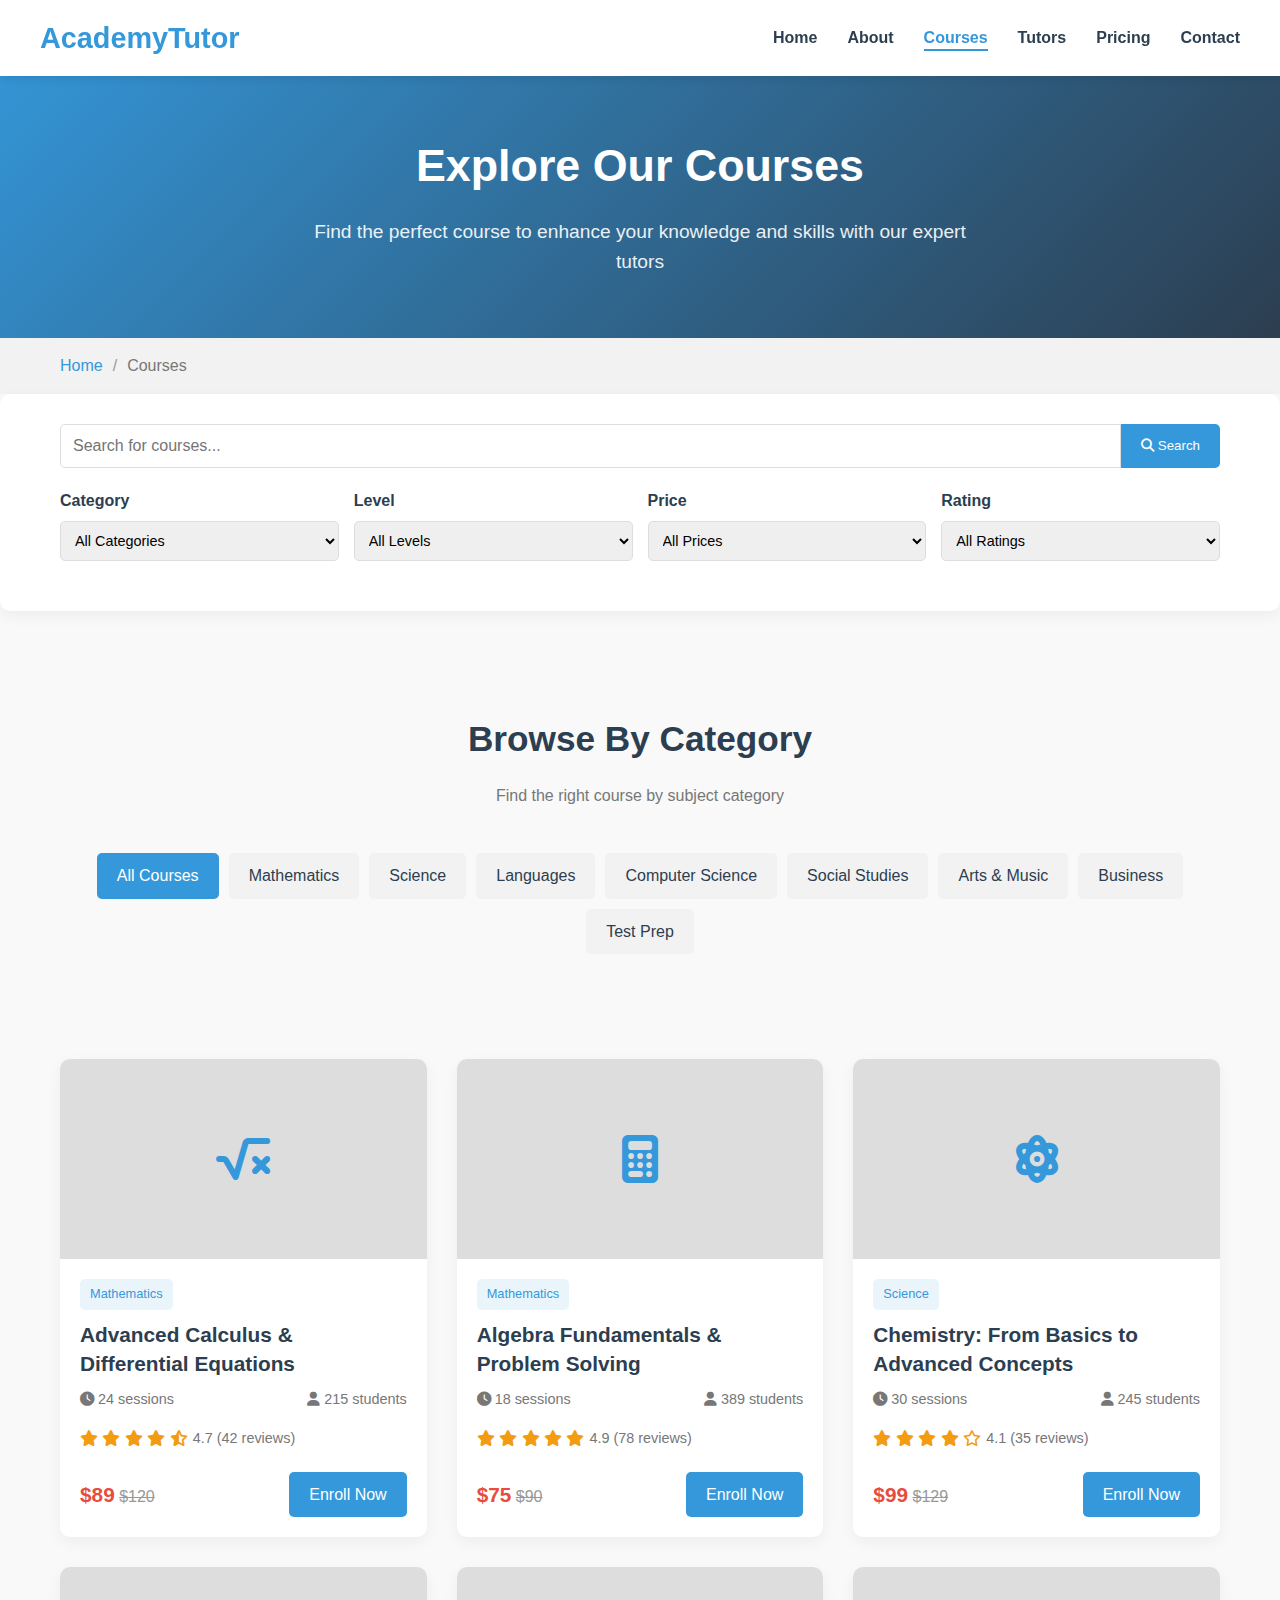
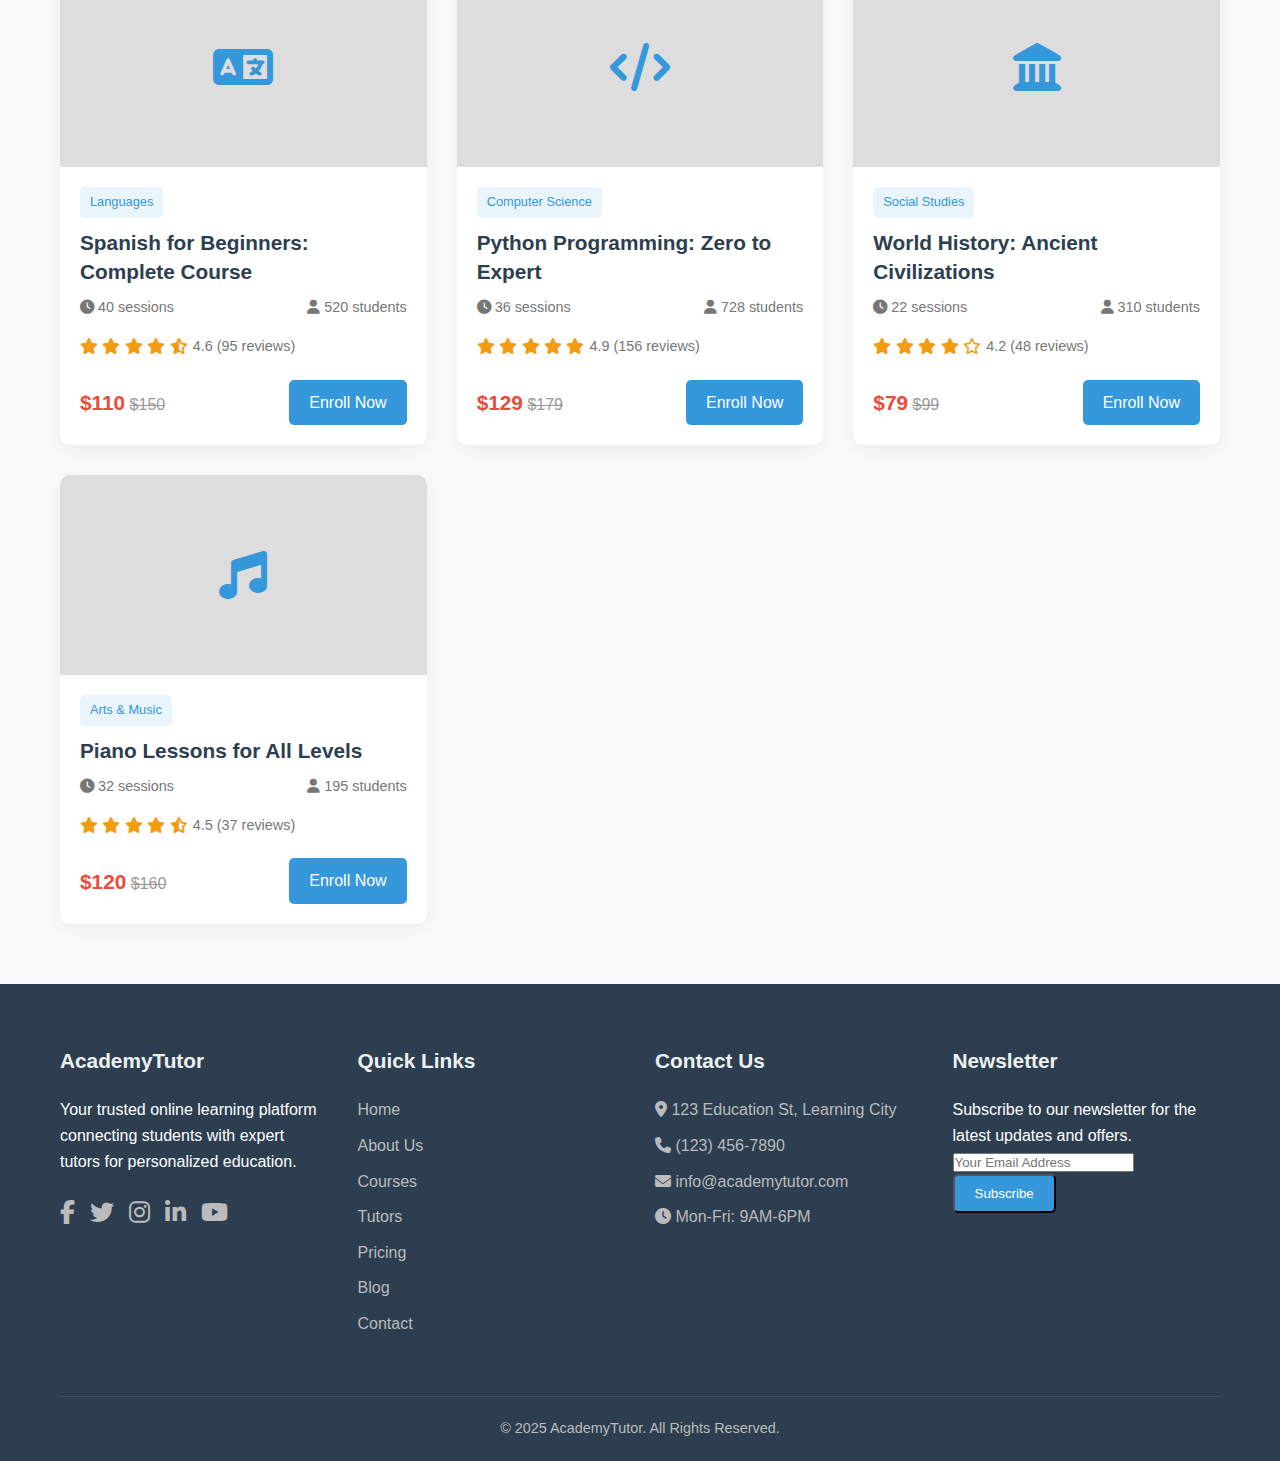
<file: courses.html>
<!DOCTYPE html>
<html lang="en">
<head>
  <meta charset="UTF-8">
  <meta name="viewport" content="width=device-width, initial-scale=1.0">
  <title>Courses - AcademyTutor</title>
  <link rel="stylesheet" href="https://cdnjs.cloudflare.com/ajax/libs/font-awesome/6.4.0/css/all.min.css">
  <style>
    /* CSS Reset */
    * {
      margin: 0;
      padding: 0;
      box-sizing: border-box;
    }
    
    /* Global Styles */
    :root {
      --primary-color: #3498db;
      --secondary-color: #2980b9;
      --accent-color: #e74c3c;
      --light-color: #ecf0f1;
      --dark-color: #2c3e50;
      --success-color: #27ae60;
      --warning-color: #f39c12;
      --font-main: 'Segoe UI', Tahoma, Geneva, Verdana, sans-serif;
    }
    
    body {
      font-family: var(--font-main);
      line-height: 1.6;
      color: var(--dark-color);
      background-color: #f9f9f9;
      overflow-x: hidden;
    }
    
    a {
      text-decoration: none;
      color: var(--primary-color);
      transition: color 0.3s ease;
    }
    
    a:hover {
      color: var(--secondary-color);
    }
    
    .container {
      width: 100%;
      max-width: 1200px;
      margin: 0 auto;
      padding: 0 20px;
    }
    
    .btn {
      display: inline-block;
      padding: 10px 20px;
      background-color: var(--primary-color);
      color: white;
      border-radius: 5px;
      text-align: center;
      transition: background-color 0.3s ease, transform 0.2s ease;
    }
    
    .btn:hover {
      background-color: var(--secondary-color);
      transform: translateY(-2px);
      color: white;
    }
    
    .btn-accent {
      background-color: var(--accent-color);
    }
    
    .btn-accent:hover {
      background-color: #c0392b;
    }
    
    /* Header Section */
    header {
      background-color: white;
      box-shadow: 0 2px 10px rgba(0,0,0,0.1);
      position: fixed;
      width: 100%;
      top: 0;
      z-index: 1000;
    }
    
    .header-container {
      display: flex;
      justify-content: space-between;
      align-items: center;
      padding: 15px 0;
    }
    
    .logo {
      display: flex;
      align-items: center;
    }
    
    .logo h1 {
      font-size: 1.8rem;
      color: var(--primary-color);
      font-weight: 700;
    }
    
    nav ul {
      display: flex;
      list-style: none;
    }
    
    nav ul li {
      margin-left: 30px;
    }
    
    nav ul li a {
      color: var(--dark-color);
      font-weight: 600;
      position: relative;
    }
    
    nav ul li a:hover, nav ul li a.active {
      color: var(--primary-color);
    }
    
    nav ul li a::after {
      content: '';
      position: absolute;
      width: 0;
      height: 2px;
      bottom: -5px;
      left: 0;
      background-color: var(--primary-color);
      transition: width 0.3s ease;
    }
    
    nav ul li a:hover::after, nav ul li a.active::after {
      width: 100%;
    }
    
    .mobile-menu-btn {
      display: none;
      cursor: pointer;
      font-size: 1.5rem;
    }
    
    /* Page Header */
    .page-header {
      background: linear-gradient(135deg, #3498db, #2c3e50);
      color: white;
      padding: 130px 0 60px;
      text-align: center;
    }
    
    .page-header h1 {
      font-size: 2.8rem;
      margin-bottom: 15px;
    }
    
    .page-header p {
      font-size: 1.2rem;
      max-width: 700px;
      margin: 0 auto;
      opacity: 0.9;
    }
    
    /* Breadcrumb */
    .breadcrumb {
      background-color: #f2f2f2;
      padding: 15px 0;
    }
    
    .breadcrumb ul {
      list-style: none;
      display: flex;
    }
    
    .breadcrumb ul li {
      margin-right: 10px;
      display: flex;
      align-items: center;
    }
    
    .breadcrumb ul li:after {
      content: '/';
      margin-left: 10px;
      color: #999;
    }
    
    .breadcrumb ul li:last-child:after {
      display: none;
    }
    
    .breadcrumb ul li a {
      color: var(--primary-color);
    }
    
    .breadcrumb ul li.active {
      color: #777;
    }
    
    /* Course Categories */
    .course-categories {
      padding: 60px 0;
    }
    
    .section-title {
      text-align: center;
      margin-bottom: 40px;
    }
    
    .section-title h2 {
      font-size: 2.2rem;
      color: var(--dark-color);
      margin-bottom: 15px;
    }
    
    .section-title p {
      color: #777;
      max-width: 700px;
      margin: 0 auto;
    }
    
    .categories-tabs {
      display: flex;
      justify-content: center;
      flex-wrap: wrap;
      margin-bottom: 40px;
    }
    
    .category-tab {
      padding: 10px 20px;
      margin: 5px;
      background-color: #f2f2f2;
      border-radius: 5px;
      cursor: pointer;
      transition: background-color 0.3s ease, color 0.3s ease;
    }
    
    .category-tab:hover, .category-tab.active {
      background-color: var(--primary-color);
      color: white;
    }
    
    /* Courses Section */
    .courses {
      padding-bottom: 60px;
    }
    
    .courses-grid {
      display: grid;
      grid-template-columns: repeat(3, 1fr);
      gap: 30px;
    }
    
    .course-card {
      background-color: white;
      border-radius: 10px;
      overflow: hidden;
      box-shadow: 0 5px 15px rgba(0,0,0,0.05);
      transition: transform 0.3s ease;
    }
    
    .course-card:hover {
      transform: translateY(-10px);
    }
    
    .course-image {
      height: 200px;
      background-color: #ddd;
      display: flex;
      align-items: center;
      justify-content: center;
      overflow: hidden;
    }
    
    .course-image i {
      font-size: 3rem;
      color: var(--primary-color);
    }
    
    .course-content {
      padding: 20px;
    }
    
    .course-category {
      display: inline-block;
      padding: 5px 10px;
      background-color: rgba(52, 152, 219, 0.1);
      color: var(--primary-color);
      border-radius: 5px;
      font-size: 0.8rem;
      margin-bottom: 10px;
    }
    
    .course-title {
      font-size: 1.3rem;
      margin-bottom: 10px;
      line-height: 1.4;
    }
    
    .course-info {
      display: flex;
      justify-content: space-between;
      margin-bottom: 15px;
      color: #777;
      font-size: 0.9rem;
    }
    
    .course-rating {
      display: flex;
      align-items: center;
      margin-bottom: 15px;
    }
    
    .course-rating .stars {
      color: #f39c12;
      margin-right: 5px;
    }
    
    .course-rating .count {
      color: #777;
      font-size: 0.9rem;
    }
    
    .course-price {
      display: flex;
      justify-content: space-between;
      align-items: center;
      margin-top: 20px;
    }
    
    .price {
      font-size: 1.3rem;
      font-weight: 700;
      color: var(--accent-color);
    }
    
    .original-price {
      text-decoration: line-through;
      color: #999;
      margin-right: 10px;
    }
    
    /* Search & Filter */
    .search-filter {
      padding: 30px;
      background-color: white;
      border-radius: 10px;
      box-shadow: 0 5px 15px rgba(0,0,0,0.05);
      margin-bottom: 40px;
    }
    
    .search-form {
      display: flex;
      margin-bottom: 20px;
    }
    
    .search-input {
      flex: 1;
      padding: 12px;
      border: 1px solid #ddd;
      border-radius: 5px 0 0 5px;
      font-size: 1rem;
    }
    
    .search-btn {
      padding: 12px 20px;
      background-color: var(--primary-color);
      color: white;
      border: none;
      border-radius: 0 5px 5px 0;
      cursor: pointer;
      transition: background-color 0.3s ease;
    }
    
    .search-btn:hover {
      background-color: var(--secondary-color);
    }
    
    .filters {
      display: grid;
      grid-template-columns: repeat(4, 1fr);
      gap: 15px;
    }
    
    .filter-group {
      margin-bottom: 20px;
    }
    
    .filter-group label {
      display: block;
      margin-bottom: 8px;
      font-weight: 600;
    }
    
    .filter-group select {
      width: 100%;
      padding: 10px;
      border: 1px solid #ddd;
      border-radius: 5px;
      font-size: 0.9rem;
    }
    
    /* Call to Action */
    .cta {
      background: linear-gradient(135deg, #3498db, #2c3e50);
      color: white;
      text-align: center;
      padding: 60px 0;
      margin-top: 40px;
    }
    
    .cta h2 {
      font-size: 2.2rem;
      margin-bottom: 20px;
    }
    
    .cta p {
      max-width: 700px;
      margin: 0 auto 30px;
      font-size: 1.1rem;
    }
    
    /* Pagination */
    .pagination {
      display: flex;
      justify-content: center;
      margin-top: 40px;
    }
    
    .pagination a {
      display: inline-block;
      padding: 8px 16px;
      margin: 0 5px;
      background-color: white;
      border-radius: 5px;
      box-shadow: 0 2px 5px rgba(0,0,0,0.1);
    }
    
    .pagination a.active {
      background-color: var(--primary-color);
      color: white;
    }
    
    /* Footer */
    footer {
      background-color: var(--dark-color);
      color: white;
      padding: 60px 0 20px;
    }
    
    .footer-container {
      display: grid;
      grid-template-columns: repeat(4, 1fr);
      gap: 30px;
    }
    
    .footer-section h3 {
      font-size: 1.3rem;
      margin-bottom: 20px;
      color: var(--light-color);
    }
    
    .footer-links {
      list-style: none;
    }
    
    .footer-links li {
      margin-bottom: 10px;
    }
    
    .footer-links a {
      color: #bbb;
      transition: color 0.3s ease;
    }
    
    .footer-links a:hover {
      color: white;
    }
    
    .social-links {
      display: flex;
      gap: 15px;
      margin-top: 20px;
    }
    
    .social-links a {
      color: #bbb;
      font-size: 1.5rem;
      transition: color 0.3s ease;
    }
    
    .social-links a:hover {
      color: white;
    }
    
    .contact-info p {
      margin-bottom: 10px;
      color: #bbb;
    }
    
    .newsletter input {
      background-color: rgba(255,255,255,0.1);
      border: none;
      padding: 10px;
      width: 100%;
      margin-bottom: 10px;
      border-radius: 5px;
      color: white;
    }
    
    .copyright {
      text-align: center;
      margin-top: 50px;
      padding-top: 20px;
      border-top: 1px solid rgba(255,255,255,0.1);
      color: #bbb;
      font-size: 0.9rem;
    }
    
    /* Responsive Styles */
    @media (max-width: 992px) {
      .courses-grid {
        grid-template-columns: repeat(2, 1fr);
      }
      
      .filters {
        grid-template-columns: repeat(2, 1fr);
      }
      
      .footer-container {
        grid-template-columns: repeat(2, 1fr);
      }
    }
    
    @media (max-width: 768px) {
      nav ul {
        display: none;
        position: absolute;
        top: 70px;
        left: 0;
        width: 100%;
        background-color: white;
        flex-direction: column;
        align-items: center;
        padding: 20px 0;
        box-shadow: 0 5px 10px rgba(0,0,0,0.1);
      }
      
      nav ul.show {
        display: flex;
      }
      
      nav ul li {
        margin: 10px 0;
      }
      
      .mobile-menu-btn {
        display: block;
      }
      
      .page-header h1 {
        font-size: 2.2rem;
      }
    }
    
    @media (max-width: 576px) {
      .courses-grid {
        grid-template-columns: 1fr;
      }
      
      .filters {
        grid-template-columns: 1fr;
      }
      
      .footer-container {
        grid-template-columns: 1fr;
      }
      
      .search-form {
        flex-direction: column;
      }
      
      .search-input {
        border-radius: 5px;
        margin-bottom: 10px;
      }
      
      .search-btn {
        border-radius: 5px;
      }
    }
  </style>
</head>
<body>
  <!-- Header Section -->
  <header>
    <div class="container header-container">
      <div class="logo">
        <h1>AcademyTutor</h1>
      </div>
      <nav>
        <ul id="navMenu">
          <li><a href="index.html">Home</a></li>
          <li><a href="about.html">About</a></li>
          <li><a href="courses.html" class="active">Courses</a></li>
          <li><a href="tutors.html">Tutors</a></li>
          <li><a href="pricing.html">Pricing</a></li>
          <li><a href="contact.html">Contact</a></li>
        </ul>
        <div class="mobile-menu-btn" id="mobileMenuBtn">
          <i class="fas fa-bars"></i>
        </div>
      </nav>
    </div>
  </header>

  <!-- Page Header -->
  <section class="page-header">
    <div class="container">
      <h1>Explore Our Courses</h1>
      <p>Find the perfect course to enhance your knowledge and skills with our expert tutors</p>
    </div>
  </section>

  <!-- Breadcrumb -->
  <div class="breadcrumb">
    <div class="container">
      <ul>
        <li><a href="index.html">Home</a></li>
        <li class="active">Courses</li>
      </ul>
    </div>
  </div>

  <!-- Search & Filter Section -->
  <section class="search-filter">
    <div class="container">
      <form class="search-form">
        <input type="text" class="search-input" placeholder="Search for courses...">
        <button type="submit" class="search-btn"><i class="fas fa-search"></i> Search</button>
      </form>
      <div class="filters">
        <div class="filter-group">
          <label for="category">Category</label>
          <select id="category">
            <option value="">All Categories</option>
            <option value="math">Mathematics</option>
            <option value="science">Science</option>
            <option value="languages">Languages</option>
            <option value="computer-science">Computer Science</option>
            <option value="social-studies">Social Studies</option>
            <option value="arts">Arts & Music</option>
            <option value="business">Business</option>
            <option value="test-prep">Test Prep</option>
          </select>
        </div>
        <div class="filter-group">
          <label for="level">Level</label>
          <select id="level">
            <option value="">All Levels</option>
            <option value="beginner">Beginner</option>
            <option value="intermediate">Intermediate</option>
            <option value="advanced">Advanced</option>
          </select>
        </div>
        <div class="filter-group">
          <label for="price">Price</label>
          <select id="price">
            <option value="">All Prices</option>
            <option value="free">Free</option>
            <option value="paid">Paid</option>
            <option value="below-50">Below $50</option>
            <option value="50-100">$50 - $100</option>
            <option value="above-100">Above $100</option>
          </select>
        </div>
        <div class="filter-group">
          <label for="rating">Rating</label>
          <select id="rating">
            <option value="">All Ratings</option>
            <option value="4.5">4.5 & Above</option>
            <option value="4">4.0 & Above</option>
            <option value="3.5">3.5 & Above</option>
            <option value="3">3.0 & Above</option>
          </select>
        </div>
      </div>
    </div>
  </section>

  <!-- Course Categories -->
  <section class="course-categories">
    <div class="container">
      <div class="section-title">
        <h2>Browse By Category</h2>
        <p>Find the right course by subject category</p>
      </div>
      <div class="categories-tabs">
        <div class="category-tab active" data-category="all">All Courses</div>
        <div class="category-tab" data-category="math" id="math">Mathematics</div>
        <div class="category-tab" data-category="science" id="science">Science</div>
        <div class="category-tab" data-category="languages" id="languages">Languages</div>
        <div class="category-tab" data-category="cs" id="cs">Computer Science</div>
        <div class="category-tab" data-category="social" id="social">Social Studies</div>
        <div class="category-tab" data-category="arts" id="arts">Arts & Music</div>
        <div class="category-tab" data-category="business" id="business">Business</div>
        <div class="category-tab" data-category="test-prep" id="test-prep">Test Prep</div>
      </div>
    </div>
  </section>

  <!-- Courses Section -->
  <section class="courses">
    <div class="container">
      <div class="courses-grid">
        <!-- Mathematics Courses -->
        <div class="course-card" data-category="math">
          <div class="course-image">
            <i class="fas fa-square-root-alt"></i>
          </div>
          <div class="course-content">
            <span class="course-category">Mathematics</span>
            <h3 class="course-title">Advanced Calculus & Differential Equations</h3>
            <div class="course-info">
              <span><i class="fas fa-clock"></i> 24 sessions</span>
              <span><i class="fas fa-user"></i> 215 students</span>
            </div>
            <div class="course-rating">
              <div class="stars">
                <i class="fas fa-star"></i>
                <i class="fas fa-star"></i>
                <i class="fas fa-star"></i>
                <i class="fas fa-star"></i>
                <i class="fas fa-star-half-alt"></i>
              </div>
              <span class="count">4.7 (42 reviews)</span>
            </div>
            <div class="course-price">
              <div>
                <span class="price">$89</span>
                <span class="original-price">$120</span>
              </div>
              <a href="#" class="btn">Enroll Now</a>
            </div>
          </div>
        </div>
        
        <div class="course-card" data-category="math">
          <div class="course-image">
            <i class="fas fa-calculator"></i>
          </div>
          <div class="course-content">
            <span class="course-category">Mathematics</span>
            <h3 class="course-title">Algebra Fundamentals & Problem Solving</h3>
            <div class="course-info">
              <span><i class="fas fa-clock"></i> 18 sessions</span>
              <span><i class="fas fa-user"></i> 389 students</span>
            </div>
            <div class="course-rating">
              <div class="stars">
                <i class="fas fa-star"></i>
                <i class="fas fa-star"></i>
                <i class="fas fa-star"></i>
                <i class="fas fa-star"></i>
                <i class="fas fa-star"></i>
              </div>
              <span class="count">4.9 (78 reviews)</span>
            </div>
            <div class="course-price">
              <div>
                <span class="price">$75</span>
                <span class="original-price">$90</span>
              </div>
              <a href="#" class="btn">Enroll Now</a>
            </div>
          </div>
        </div>
        
        <!-- Science Courses -->
        <div class="course-card" data-category="science">
          <div class="course-image">
            <i class="fas fa-atom"></i>
          </div>
          <div class="course-content">
            <span class="course-category">Science</span>
            <h3 class="course-title">Chemistry: From Basics to Advanced Concepts</h3>
            <div class="course-info">
              <span><i class="fas fa-clock"></i> 30 sessions</span>
              <span><i class="fas fa-user"></i> 245 students</span>
            </div>
            <div class="course-rating">
              <div class="stars">
                <i class="fas fa-star"></i>
                <i class="fas fa-star"></i>
                <i class="fas fa-star"></i>
                <i class="fas fa-star"></i>
                <i class="far fa-star"></i>
              </div>
              <span class="count">4.1 (35 reviews)</span>
            </div>
            <div class="course-price">
              <div>
                <span class="price">$99</span>
                <span class="original-price">$129</span>
              </div>
              <a href="#" class="btn">Enroll Now</a>
            </div>
          </div>
        </div>
        
        <!-- Language Courses -->
        <div class="course-card" data-category="languages">
          <div class="course-image">
            <i class="fas fa-language"></i>
          </div>
          <div class="course-content">
            <span class="course-category">Languages</span>
            <h3 class="course-title">Spanish for Beginners: Complete Course</h3>
            <div class="course-info">
              <span><i class="fas fa-clock"></i> 40 sessions</span>
              <span><i class="fas fa-user"></i> 520 students</span>
            </div>
            <div class="course-rating">
              <div class="stars">
                <i class="fas fa-star"></i>
                <i class="fas fa-star"></i>
                <i class="fas fa-star"></i>
                <i class="fas fa-star"></i>
                <i class="fas fa-star-half-alt"></i>
              </div>
              <span class="count">4.6 (95 reviews)</span>
            </div>
            <div class="course-price">
              <div>
                <span class="price">$110</span>
                <span class="original-price">$150</span>
              </div>
              <a href="#" class="btn">Enroll Now</a>
            </div>
          </div>
        </div>
        
        <!-- Computer Science Courses -->
        <div class="course-card" data-category="cs">
          <div class="course-image">
            <i class="fas fa-code"></i>
          </div>
          <div class="course-content">
            <span class="course-category">Computer Science</span>
            <h3 class="course-title">Python Programming: Zero to Expert</h3>
            <div class="course-info">
              <span><i class="fas fa-clock"></i> 36 sessions</span>
              <span><i class="fas fa-user"></i> 728 students</span>
            </div>
            <div class="course-rating">
              <div class="stars">
                <i class="fas fa-star"></i>
                <i class="fas fa-star"></i>
                <i class="fas fa-star"></i>
                <i class="fas fa-star"></i>
                <i class="fas fa-star"></i>
              </div>
              <span class="count">4.9 (156 reviews)</span>
            </div>
            <div class="course-price">
              <div>
                <span class="price">$129</span>
                <span class="original-price">$179</span>
              </div>
              <a href="#" class="btn">Enroll Now</a>
            </div>
          </div>
        </div>
        
        <!-- Social Studies Courses -->
        <div class="course-card" data-category="social">
          <div class="course-image">
            <i class="fas fa-landmark"></i>
          </div>
          <div class="course-content">
            <span class="course-category">Social Studies</span>
            <h3 class="course-title">World History: Ancient Civilizations</h3>
            <div class="course-info">
              <span><i class="fas fa-clock"></i> 22 sessions</span>
              <span><i class="fas fa-user"></i> 310 students</span>
            </div>
            <div class="course-rating">
              <div class="stars">
                <i class="fas fa-star"></i>
                <i class="fas fa-star"></i>
                <i class="fas fa-star"></i>
                <i class="fas fa-star"></i>
                <i class="far fa-star"></i>
              </div>
              <span class="count">4.2 (48 reviews)</span>
            </div>
            <div class="course-price">
              <div>
                <span class="price">$79</span>
                <span class="original-price">$99</span>
              </div>
              <a href="#" class="btn">Enroll Now</a>
            </div>
          </div>
        </div>
        
        <!-- Arts & Music Courses -->
        <div class="course-card" data-category="arts">
          <div class="course-image">
            <i class="fas fa-music"></i>
          </div>
          <div class="course-content">
            <span class="course-category">Arts & Music</span>
            <h3 class="course-title">Piano Lessons for All Levels</h3>
            <div class="course-info">
              <span><i class="fas fa-clock"></i> 32 sessions</span>
              <span><i class="fas fa-user"></i> 195 students</span>
            </div>
            <div class="course-rating">
              <div class="stars">
                <i class="fas fa-star"></i>
                <i class="fas fa-star"></i>
                <i class="fas fa-star"></i>
                <i class="fas fa-star"></i>
                <i class="fas fa-star-half-alt"></i>
              </div>
              <span class="count">4.5 (37 reviews)</span>
            </div>
            <div class="course-price">
              <div>
                <span class="price">$120</span>
                <span class="original-price">$160</span>
              </div>
              <a href="#" class="btn">Enroll Now</a>
            </div>
          </div>
        </div>
      </section>
 <!-- Footer -->
 <footer>
  <div class="container">
    <div class="footer-container">
      <div class="footer-section">
        <h3>AcademyTutor</h3>
        <p>Your trusted online learning platform connecting students with expert tutors for personalized education.</p>
        <div class="social-links">
          <a href="#"><i class="fab fa-facebook-f"></i></a>
          <a href="#"><i class="fab fa-twitter"></i></a>
          <a href="#"><i class="fab fa-instagram"></i></a>
          <a href="#"><i class="fab fa-linkedin-in"></i></a>
          <a href="#"><i class="fab fa-youtube"></i></a>
        </div>
      </div>
      <div class="footer-section">
        <h3>Quick Links</h3>
        <ul class="footer-links">
          <li><a href="index.html">Home</a></li>
          <li><a href="about.html">About Us</a></li>
          <li><a href="courses.html">Courses</a></li>
          <li><a href="tutors.html">Tutors</a></li>
          <li><a href="pricing.html">Pricing</a></li>
          <li><a href="blog.html">Blog</a></li>
          <li><a href="contact.html">Contact</a></li>
        </ul>
      </div>
      <div class="footer-section">
        <h3>Contact Us</h3>
        <div class="contact-info">
          <p><i class="fas fa-map-marker-alt"></i> 123 Education St, Learning City</p>
          <p><i class="fas fa-phone"></i> (123) 456-7890</p>
          <p><i class="fas fa-envelope"></i> info@academytutor.com</p>
          <p><i class="fas fa-clock"></i> Mon-Fri: 9AM-6PM</p>
        </div>
      </div>
      <div class="footer-section">
        <h3>Newsletter</h3>
        <p>Subscribe to our newsletter for the latest updates and offers.</p>
        <form>
          <input type="email" placeholder="Your Email Address">
          <button type="submit" class="btn">Subscribe</button>
        </form>
      </div>
    </div>
    <div class="copyright">
      <p>&copy; 2025 AcademyTutor. All Rights Reserved.</p>
    </div>
  </div>
</footer>
</body>
</html>
</file>
